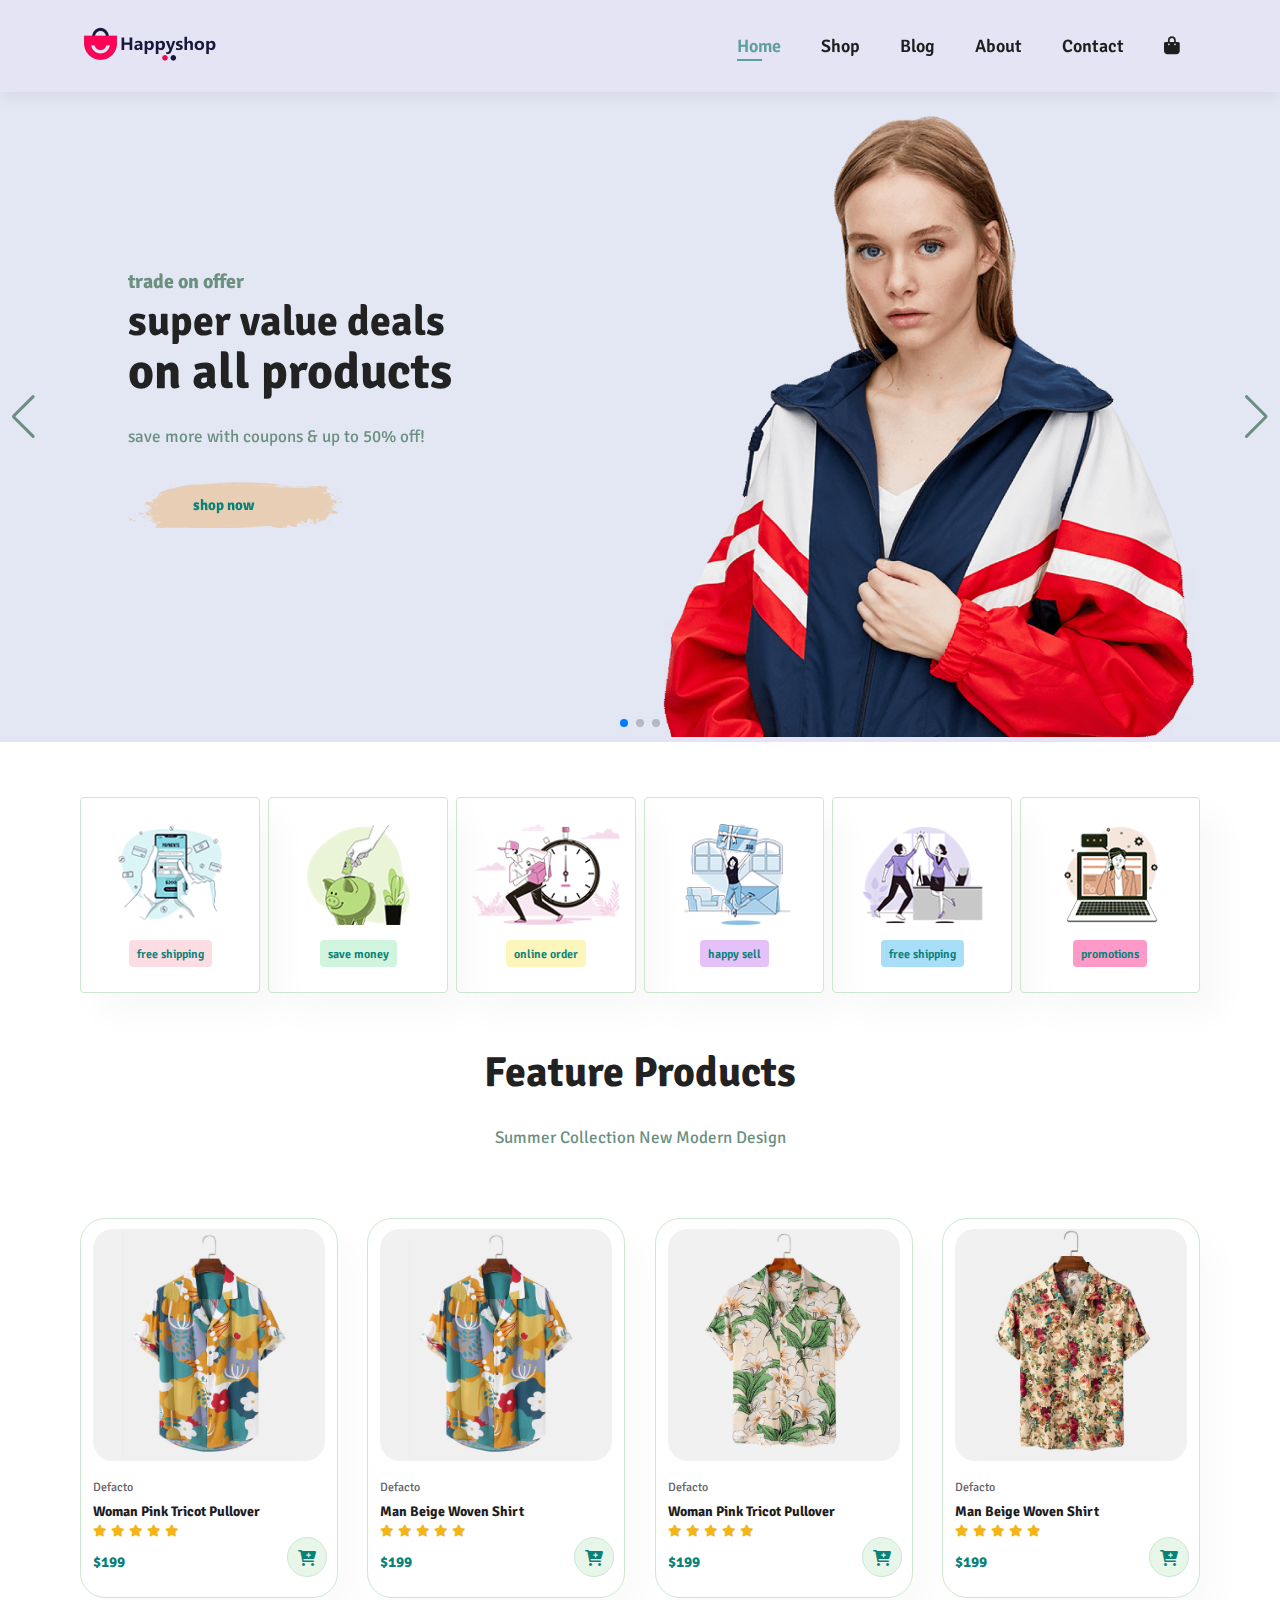
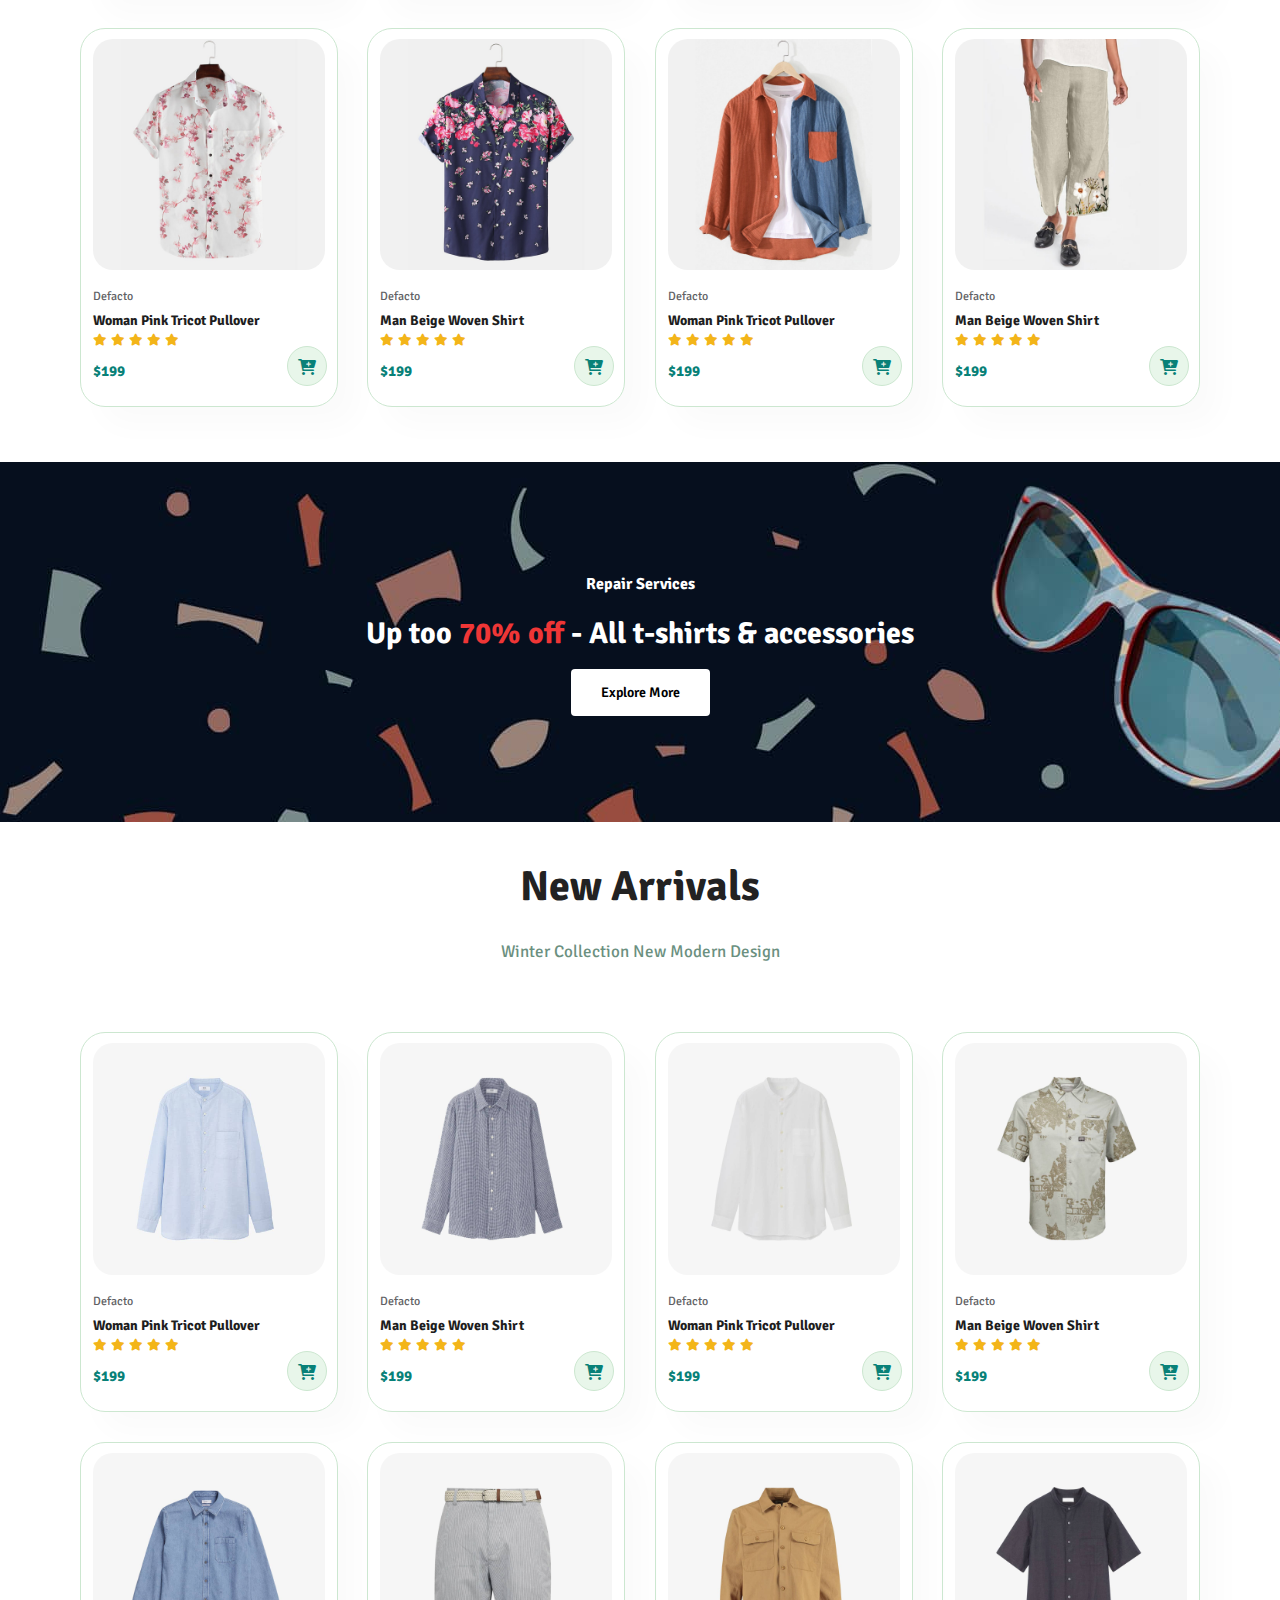
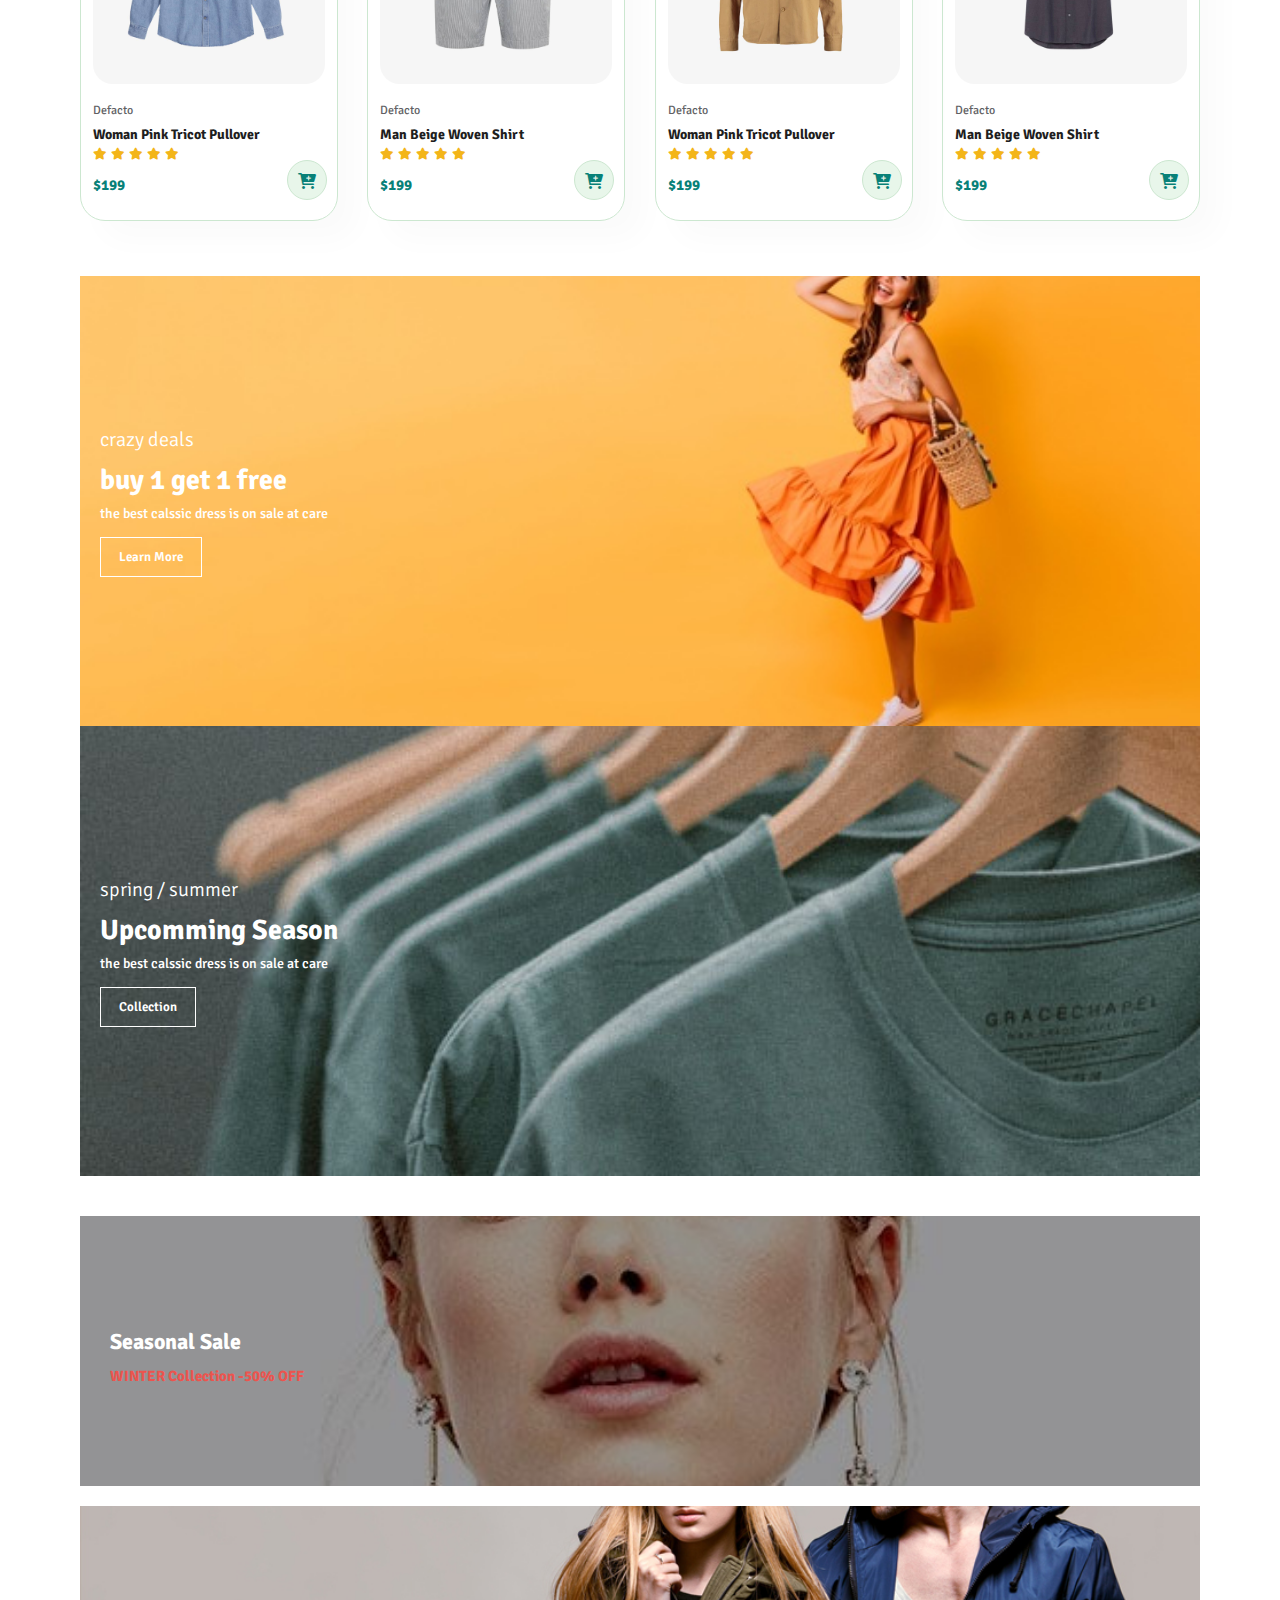
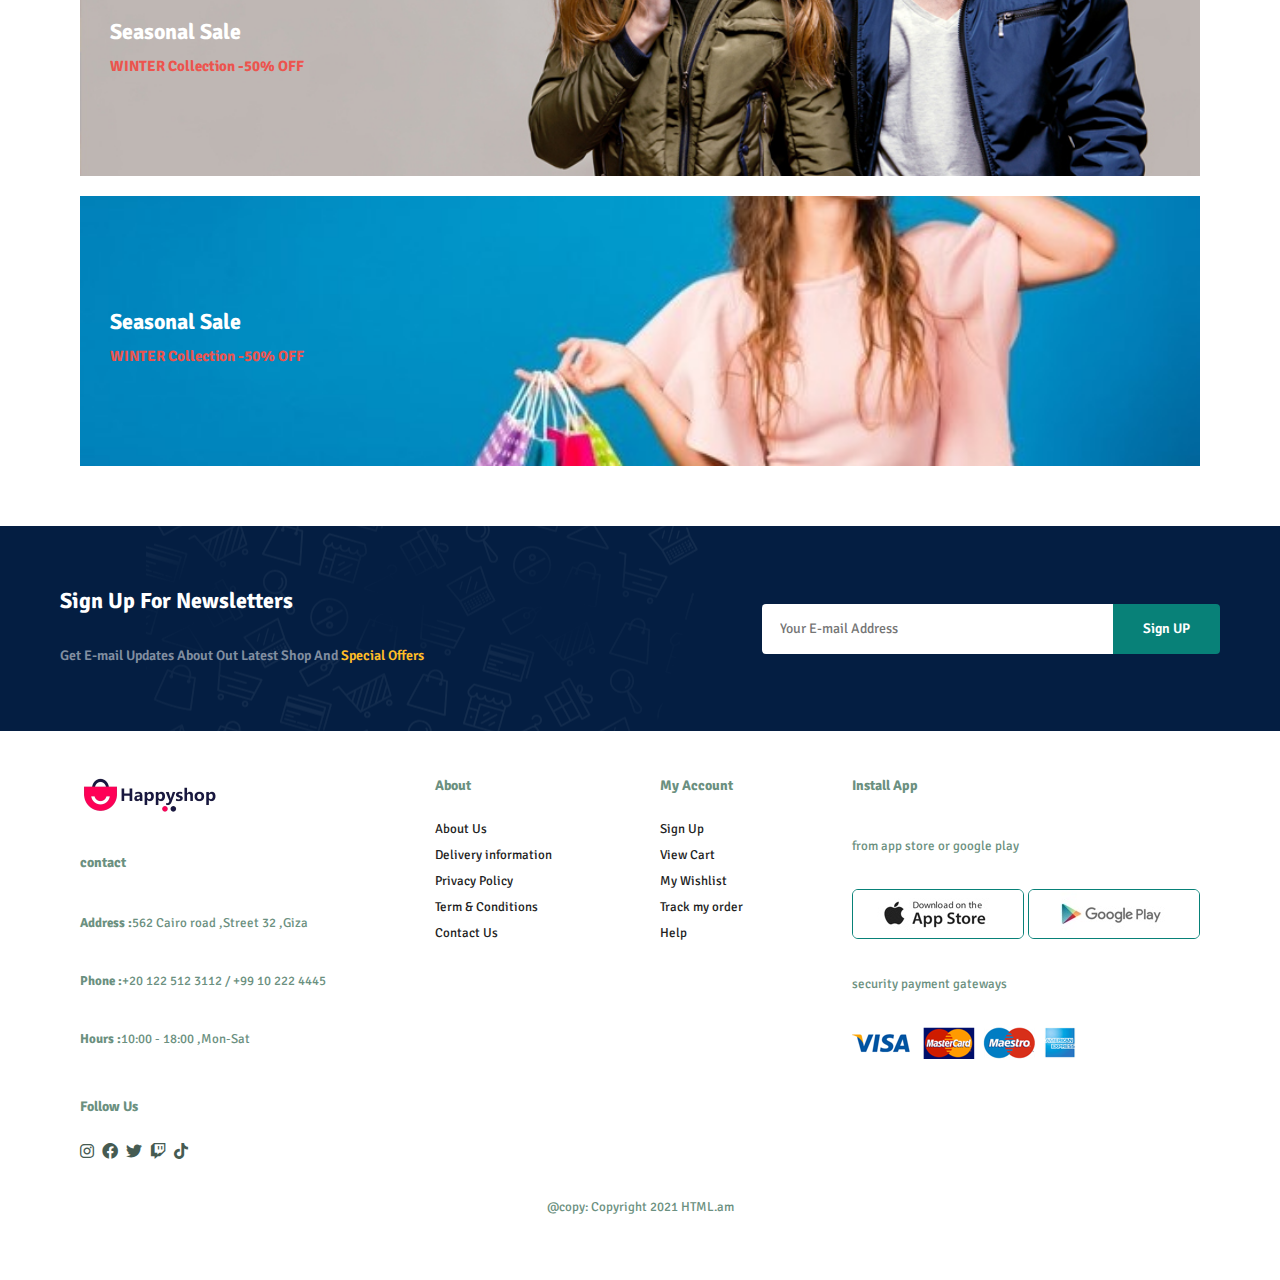
<file: index.html>
<!DOCTYPE html>
<html lang="en">
<head>
    <title>Ecommerce</title>
    <meta charset="UTF-8">
    <meta http-equiv="X-UA-Compatible" content="IE=edge">
    <meta name="viewport" content="width=device-width, initial-scale=1.0">
    <link rel="stylesheet" href="style/style.css">
    <link rel="stylesheet" href="https://cdnjs.cloudflare.com/ajax/libs/font-awesome/6.0.0/css/all.min.css" integrity="sha512-9usAa10IRO0HhonpyAIVpjrylPvoDwiPUiKdWk5t3PyolY1cOd4DSE0Ga+ri4AuTroPR5aQvXU9xC6qOPnzFeg==" crossorigin="anonymous" referrerpolicy="no-referrer" />
    <link rel="stylesheet" href="style/swiper-bundle.min.css">
    <style>
        .shop-btn{
            background-image: url('img/button.png');
            background-color: transparent;
            color: #088178;
            border: 0;
            padding: 14px 88px 14px 65px;
            background-repeat: no-repeat;
            cursor: pointer;
            font-weight: 700;
            font-size: 15px;
            }
            #banner{

             background-image: url("img/banner/b2.jpg");
            }
            #sm-banner .banner-box{

            background-image: url("img/banner/b17.jpg");

            }
            #sm-banner .banner-box-2{
                background-image: url("img/banner/b10.jpg");

            }
            #banner3 .banner-box{

                background-image: url("img/banner/b7.jpg");

            }
            #banner3 .banner-box2{

            background-image: url("img/banner/b4.jpg");

            }
            #banner3 .banner-box3{

            background-image: url("img/banner/b18.jpg");


            }
            #newsletter{
             background-image: url('img/banner/b14.png');
            }
    </style>
</head>
<body>

    <section id="header">
        <a href="#"><img src="img/logo.png" class="logo" alt=""></a>
        <div>
            <ul id="navbar">
                <li><a class="active" href="index.html">Home</a></li>
                <li><a href="shop.html">Shop</a></li>
                <li><a href="blog.html">Blog</a></li>
                <li><a href="about.html">About</a></li>
                <li><a href="contact.html">Contact</a></li>
                <li><a href="cart.html"><i class="fa-solid fa-bag-shopping"></i></a></li>
                <a href="#" id="close"> <i class="fa-solid fa-xmark"></i></a>
            </ul>
        </div>
        <div id="mobile">
            <i id="bar" class="fa-solid fa-bars"></i>
            <a  href="cart.html"><i class="fa-solid fa-bag-shopping"></i></a>
        </div>
    </section>

    <section class="slider swiper mySwiper">
        <div class="wrapper swiper-wrapper">
            <div class="slide swiper-slide">
                <img src="img/hero4.png" alt="" class="image">
                <div class="image-data">
                    <span class="text">
                        <h4>trade on offer</h4>
                        <h2>super value deals</h2>
                        <h1>on all products</h1>
                        <p>save more with coupons & up to 50% off!</p>
                        <a href="shop.html"><button class="shop-btn">shop now</button></a>
                    </span>
                </div>
            </div>
            <div class="slide swiper-slide">
                <img src="img/hero4.png" alt="" class="image">
                <div class="image-data">
                    <span class="text">
                        <h4>trade on offer</h4>
                        <h2>super value deals</h2>
                        <h1>on all products</h1>
                        <p>save more with coupons & up to 50% off!</p>
                        <a href="shop.html"><button class="shop-btn">shop now</button></a>

                    </span>
                </div>
            </div>
            <div class="slide swiper-slide">
                <img src="img/hero4.png" alt="" class="image">
                <div class="image-data">
                    <span class="text">
                        <h4>trade on offer</h4>
                        <h2>super value deals</h2>
                        <h1>on all products</h1>
                        <p>save more with coupons & up to 50% off!</p>
                        <a href="shop.html"><button class="shop-btn">shop now</button></a>

                    </span>
                </div>
            </div>
        </div>
        <div class="swiper-button-next nav-btn"></div>
        <div class="swiper-button-prev nav-btn"></div>
        <div class="swiper-pagination"></div>
    </section>

    <section id="feature" class="section-p1">
        <div class="fe-box">
            <img src="img/features/f1.png">
            <h6>free shipping</h6>
        </div>
        <div class="fe-box">
            <img src="img/features/f3.png">
            <h6>save money</h6>
        </div>
        <div class="fe-box">
            <img src="img/features/f2.png">
            <h6>online order</h6>
        </div>
        <div class="fe-box">
            <img src="img/features/f4.png">
            <h6>happy sell</h6>
        </div>
        <div class="fe-box">
            <img src="img/features/f5.png">
            <h6>free shipping</h6>
        </div>
        <div class="fe-box">
            <img src="img/features/f6.png">
            <h6>promotions</h6>
        </div>
    </section>

    <section id="product1" class="section-p1">
        <h2>Feature Products</h2>
        <p>Summer Collection New Modern Design</p>
        <div class="pro-container">
            <div class="pro" onclick="window.location.href='sproduct.html';">
                <img src="img/products/f1.jpg" alt="">
                <div class="des">
                    <span> Defacto</span>
                    <h5> Woman Pink Tricot Pullover</h5>
                    <div class="star">
                        <i class="fas fa-star"></i>
                        <i class="fas fa-star"></i>
                        <i class="fas fa-star"></i>
                        <i class="fas fa-star"></i>
                        <i class="fas fa-star"></i>
                    </div>
                    <h4>$199</h4>
                </div>
                <a href="#"><i class="fa-solid fa-cart-plus cart"></i></a>
            </div>
            <div class="pro" onclick="window.location.href='sproduct.html';">
                <img src="img/products/f1.jpg" alt="">
                <div class="des">
                    <span> Defacto</span>
                    <h5>Man Beige Woven Shirt</h5>
                    <div class="star">
                        <i class="fas fa-star"></i>
                        <i class="fas fa-star"></i>
                        <i class="fas fa-star"></i>
                        <i class="fas fa-star"></i>
                        <i class="fas fa-star"></i>
                    </div>
                    <h4>$199</h4>
                </div>
                <a href="#"><i class="fa-solid fa-cart-plus cart"></i></a>
            </div>
            <div class="pro" onclick="window.location.href='sproduct.html';">
                <img src="img/products/f2.jpg" alt="">
                <div class="des">
                    <span> Defacto</span>
                    <h5> Woman Pink Tricot Pullover</h5>
                    <div class="star">
                        <i class="fas fa-star"></i>
                        <i class="fas fa-star"></i>
                        <i class="fas fa-star"></i>
                        <i class="fas fa-star"></i>
                        <i class="fas fa-star"></i>
                    </div>
                    <h4>$199</h4>
                </div>
                <a href="#"><i class="fa-solid fa-cart-plus cart"></i></a>
            </div>
            <div class="pro" onclick="window.location.href='sproduct.html';">
                <img src="img/products/f3.jpg" alt="">
                <div class="des">
                    <span> Defacto</span>
                    <h5> Man Beige Woven Shirt</h5>
                    <div class="star">
                        <i class="fas fa-star"></i>
                        <i class="fas fa-star"></i>
                        <i class="fas fa-star"></i>
                        <i class="fas fa-star"></i>
                        <i class="fas fa-star"></i>
                    </div>
                    <h4>$199</h4>
                </div>
                <a href="#"><i class="fa-solid fa-cart-plus cart"></i></a>
            </div>
            <div class="pro" onclick="window.location.href='sproduct.html';">
                <img src="img/products/f4.jpg" alt="">
                <div class="des">
                    <span> Defacto</span>
                    <h5> Woman Pink Tricot Pullover</h5>
                    <div class="star">
                        <i class="fas fa-star"></i>
                        <i class="fas fa-star"></i>
                        <i class="fas fa-star"></i>
                        <i class="fas fa-star"></i>
                        <i class="fas fa-star"></i>
                    </div>
                    <h4>$199</h4>
                </div>
                <a href="#"><i class="fa-solid fa-cart-plus cart"></i></a>
            </div>
            <div class="pro" onclick="window.location.href='sproduct.html';">
                <img src="img/products/f5.jpg" alt="">
                <div class="des">
                    <span> Defacto</span>
                    <h5> Man Beige Woven Shirt</h5>
                    <div class="star">
                        <i class="fas fa-star"></i>
                        <i class="fas fa-star"></i>
                        <i class="fas fa-star"></i>
                        <i class="fas fa-star"></i>
                        <i class="fas fa-star"></i>
                    </div>
                    <h4>$199</h4>
                </div>
                <a href="#"><i class="fa-solid fa-cart-plus cart"></i></a>
            </div>
            <div class="pro" onclick="window.location.href='sproduct.html';">
                <img src="img/products/f6.jpg" alt="">
                <div class="des">
                    <span> Defacto</span>
                    <h5> Woman Pink Tricot Pullover</h5>
                    <div class="star">
                        <i class="fas fa-star"></i>
                        <i class="fas fa-star"></i>
                        <i class="fas fa-star"></i>
                        <i class="fas fa-star"></i>
                        <i class="fas fa-star"></i>
                    </div>
                    <h4>$199</h4>
                </div>
                <a href="#"><i class="fa-solid fa-cart-plus cart"></i></a>
            </div>
            <div class="pro" onclick="window.location.href='sproduct.html';">
                <img src="img/products/f7.jpg" alt="">
                <div class="des">
                    <span> Defacto</span>
                    <h5>Man Beige Woven Shirt</h5>
                    <div class="star">
                        <i class="fas fa-star"></i>
                        <i class="fas fa-star"></i>
                        <i class="fas fa-star"></i>
                        <i class="fas fa-star"></i>
                        <i class="fas fa-star"></i>
                    </div>
                    <h4>$199</h4>
                </div>
                <a href="#"><i class="fa-solid fa-cart-plus cart"></i></a>
            </div>

        </div>
    </section>

    <section id="banner" class="section-m1">
        <h4>Repair Services</h4>
        <h2>Up too <span>70% off</span> - All t-shirts & accessories</h2>
        <button class="normal">Explore More</button>


    </section>

    <section id="product1" class="section-p1">
        <h2>New Arrivals</h2>
        <p>Winter Collection New Modern Design</p>
        <div class="pro-container">
            <div class="pro" onclick="window.location.href='sproduct.html';">
                <img src="img/products/n1.jpg" alt="">
                <div class="des">
                    <span> Defacto</span>
                    <h5> Woman Pink Tricot Pullover</h5>
                    <div class="star">
                        <i class="fas fa-star"></i>
                        <i class="fas fa-star"></i>
                        <i class="fas fa-star"></i>
                        <i class="fas fa-star"></i>
                        <i class="fas fa-star"></i>
                    </div>
                    <h4>$199</h4>
                </div>
                <a href="#"><i class="fa-solid fa-cart-plus cart"></i></a>
            </div>
            <div class="pro" onclick="window.location.href='sproduct.html';">
                <img src="img/products/n2.jpg" alt="">
                <div class="des">
                    <span> Defacto</span>
                    <h5>Man Beige Woven Shirt</h5>
                    <div class="star">
                        <i class="fas fa-star"></i>
                        <i class="fas fa-star"></i>
                        <i class="fas fa-star"></i>
                        <i class="fas fa-star"></i>
                        <i class="fas fa-star"></i>
                    </div>
                    <h4>$199</h4>
                </div>
                <a href="#"><i class="fa-solid fa-cart-plus cart"></i></a>
            </div>
            <div class="pro" onclick="window.location.href='sproduct.html';">
                <img src="img/products/n3.jpg" alt="">
                <div class="des">
                    <span> Defacto</span>
                    <h5> Woman Pink Tricot Pullover</h5>
                    <div class="star">
                        <i class="fas fa-star"></i>
                        <i class="fas fa-star"></i>
                        <i class="fas fa-star"></i>
                        <i class="fas fa-star"></i>
                        <i class="fas fa-star"></i>
                    </div>
                    <h4>$199</h4>
                </div>
                <a href="#"><i class="fa-solid fa-cart-plus cart"></i></a>
            </div>
            <div class="pro" onclick="window.location.href='sproduct.html';">
                <img src="img/products/n4.jpg" alt="">
                <div class="des">
                    <span> Defacto</span>
                    <h5> Man Beige Woven Shirt</h5>
                    <div class="star">
                        <i class="fas fa-star"></i>
                        <i class="fas fa-star"></i>
                        <i class="fas fa-star"></i>
                        <i class="fas fa-star"></i>
                        <i class="fas fa-star"></i>
                    </div>
                    <h4>$199</h4>
                </div>
                <a href="#"><i class="fa-solid fa-cart-plus cart"></i></a>
            </div>
            <div class="pro" onclick="window.location.href='sproduct.html';">
                <img src="img/products/n5.jpg" alt="">
                <div class="des">
                    <span> Defacto</span>
                    <h5> Woman Pink Tricot Pullover</h5>
                    <div class="star">
                        <i class="fas fa-star"></i>
                        <i class="fas fa-star"></i>
                        <i class="fas fa-star"></i>
                        <i class="fas fa-star"></i>
                        <i class="fas fa-star"></i>
                    </div>
                    <h4>$199</h4>
                </div>
                <a href="#"><i class="fa-solid fa-cart-plus cart"></i></a>
            </div>
            <div class="pro" onclick="window.location.href='sproduct.html';">
                <img src="img/products/n6.jpg" alt="">
                <div class="des">
                    <span> Defacto</span>
                    <h5> Man Beige Woven Shirt</h5>
                    <div class="star">
                        <i class="fas fa-star"></i>
                        <i class="fas fa-star"></i>
                        <i class="fas fa-star"></i>
                        <i class="fas fa-star"></i>
                        <i class="fas fa-star"></i>
                    </div>
                    <h4>$199</h4>
                </div>
                <a href="#"><i class="fa-solid fa-cart-plus cart"></i></a>
            </div>
            <div class="pro" onclick="window.location.href='sproduct.html';">
                <img src="img/products/n7.jpg" alt="">
                <div class="des">
                    <span> Defacto</span>
                    <h5> Woman Pink Tricot Pullover</h5>
                    <div class="star">
                        <i class="fas fa-star"></i>
                        <i class="fas fa-star"></i>
                        <i class="fas fa-star"></i>
                        <i class="fas fa-star"></i>
                        <i class="fas fa-star"></i>
                    </div>
                    <h4>$199</h4>
                </div>
                <a href="#"><i class="fa-solid fa-cart-plus cart"></i></a>
            </div>
            <div class="pro" onclick="window.location.href='sproduct.html';">
                <img src="img/products/n8.jpg" alt="">
                <div class="des">
                    <span> Defacto</span>
                    <h5>Man Beige Woven Shirt</h5>
                    <div class="star">
                        <i class="fas fa-star"></i>
                        <i class="fas fa-star"></i>
                        <i class="fas fa-star"></i>
                        <i class="fas fa-star"></i>
                        <i class="fas fa-star"></i>
                    </div>
                    <h4>$199</h4>
                </div>
                <a href="#"><i class="fa-solid fa-cart-plus cart"></i></a>
            </div>

        </div>
    </section>

    <section id="sm-banner" class="section-p1">
        <div class="banner-box">
            <h4>crazy deals</h4>
            <h2>buy 1 get 1 free</h2>
            <span>the best calssic dress is on sale at care</span>
            <button class="white">Learn More</button>
        </div>
        <div class="banner-box banner-box-2">
            <h4>spring / summer</h4>
            <h2>Upcomming Season</h2>
            <span>the best calssic dress is on sale at care</span>
            <button class="white">Collection</button>
        </div>
    </section>
    
    <section id="banner3">
        <div class="banner-box">
            <h2>Seasonal Sale</h2>
            <h3>WINTER Collection -50% OFF</h3>
        </div>
        <div class="banner-box banner-box2">
            <h2>Seasonal Sale</h2>
            <h3>WINTER Collection -50% OFF</h3>
        </div>
        <div class="banner-box banner-box3">
            <h2>Seasonal Sale</h2>
            <h3>WINTER Collection -50% OFF</h3>
        </div>
    </section>

    <section id="newsletter" class="section-p1 section-m1">
        <div id="newstext">
            <h4>Sign Up For Newsletters</h4>
            <p>Get E-mail Updates About Out Latest Shop And <span>Special Offers</span></p>
        </div>
        <div class="form">
            <input type="text" placeholder="Your E-mail Address">
            <button class="normal"> Sign UP</button>
        </div>
    </section>

    <footer class="section-p1">
        <div class="col">
            <img class="logo" src="img/logo.png" alt="">
            <h4>contact</h4>
            <p><strong>Address :</strong>562 Cairo road ,Street 32 ,Giza</p>
            <p><strong>Phone :</strong>+20 122 512 3112 / +99 10 222 4445</p>
            <p><strong>Hours :</strong>10:00 - 18:00 ,Mon-Sat </p>
            <div class="follow">
                <h4>Follow Us</h4>
                <div class="icon">
                    <i class="fab fa-instagram"></i>
                    <i class="fab fa-facebook"></i>
                    <i class="fab fa-twitter"></i>
                    <i class="fab fa-twitch"></i>
                    <i class="fab fa-tiktok"></i>
                </div>
            </div>
        </div>
         <div class="col">
            <h4>About </h4>
            <a href="#">About Us</a>
            <a href="#">Delivery information</a>
            <a href="#">Privacy Policy</a>
            <a href="#">Term & Conditions</a>
            <a href="#">Contact Us</a>

        </div>

        <div class="col">
            <h4>My Account</h4>
            <a href="#">Sign Up</a>
            <a href="#">View Cart</a>
            <a href="#">My Wishlist</a>
            <a href="#">Track my order</a>
            <a href="#">Help</a>

        </div>

        <div class="col install">
            <h4>Install App</h4>
            <p>from app store or google play</p>
            <div class="row">
                <img src="img/pay/app.jpg">
                <img src="img/pay/play.jpg">
            </div>
            <p>security payment gateways</p>
            <img src="img/pay/pay.png">

        </div>

        <div class="copyright">
            <p>@copy: Copyright 2021 HTML.am</p>
        </div>
    </footer>




    <script src="js/swiper-bundle.min.js"></script>
    <script src="js/script.js"></script>
</body>
</html>
</file>
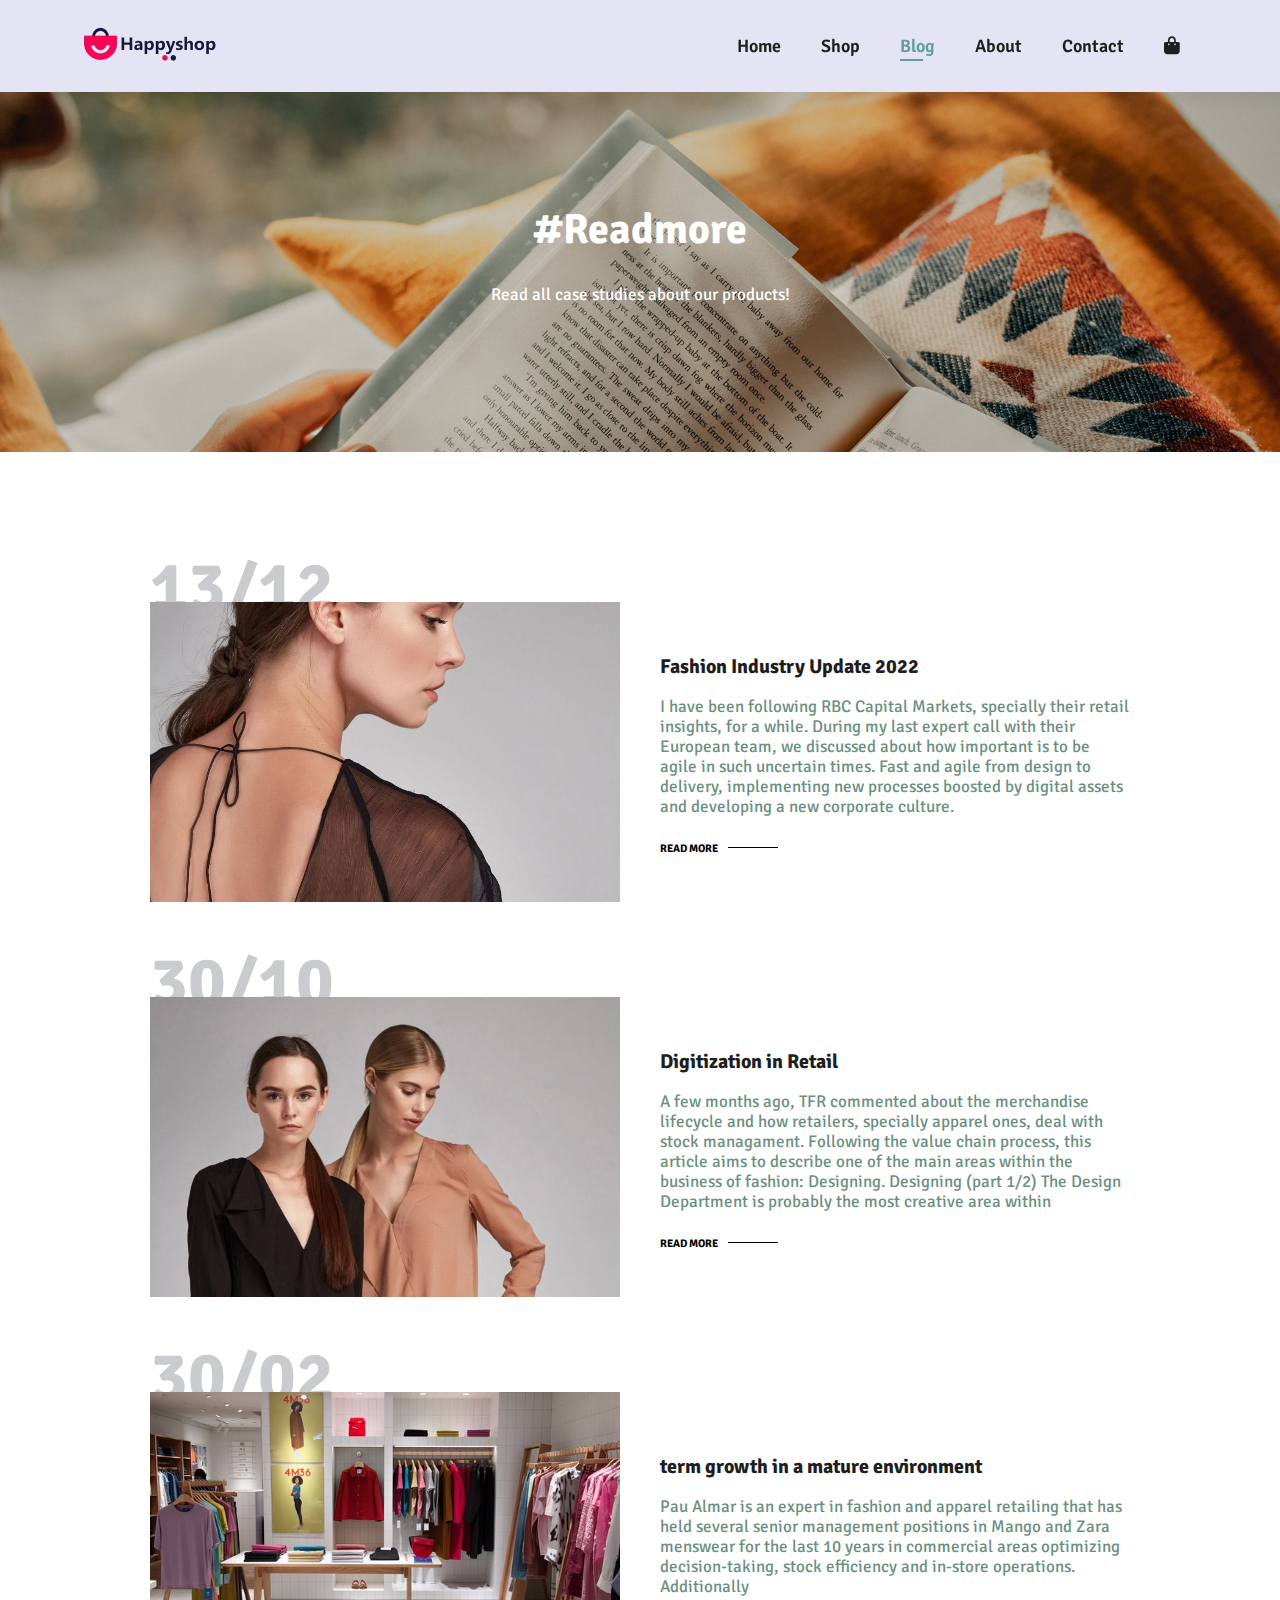
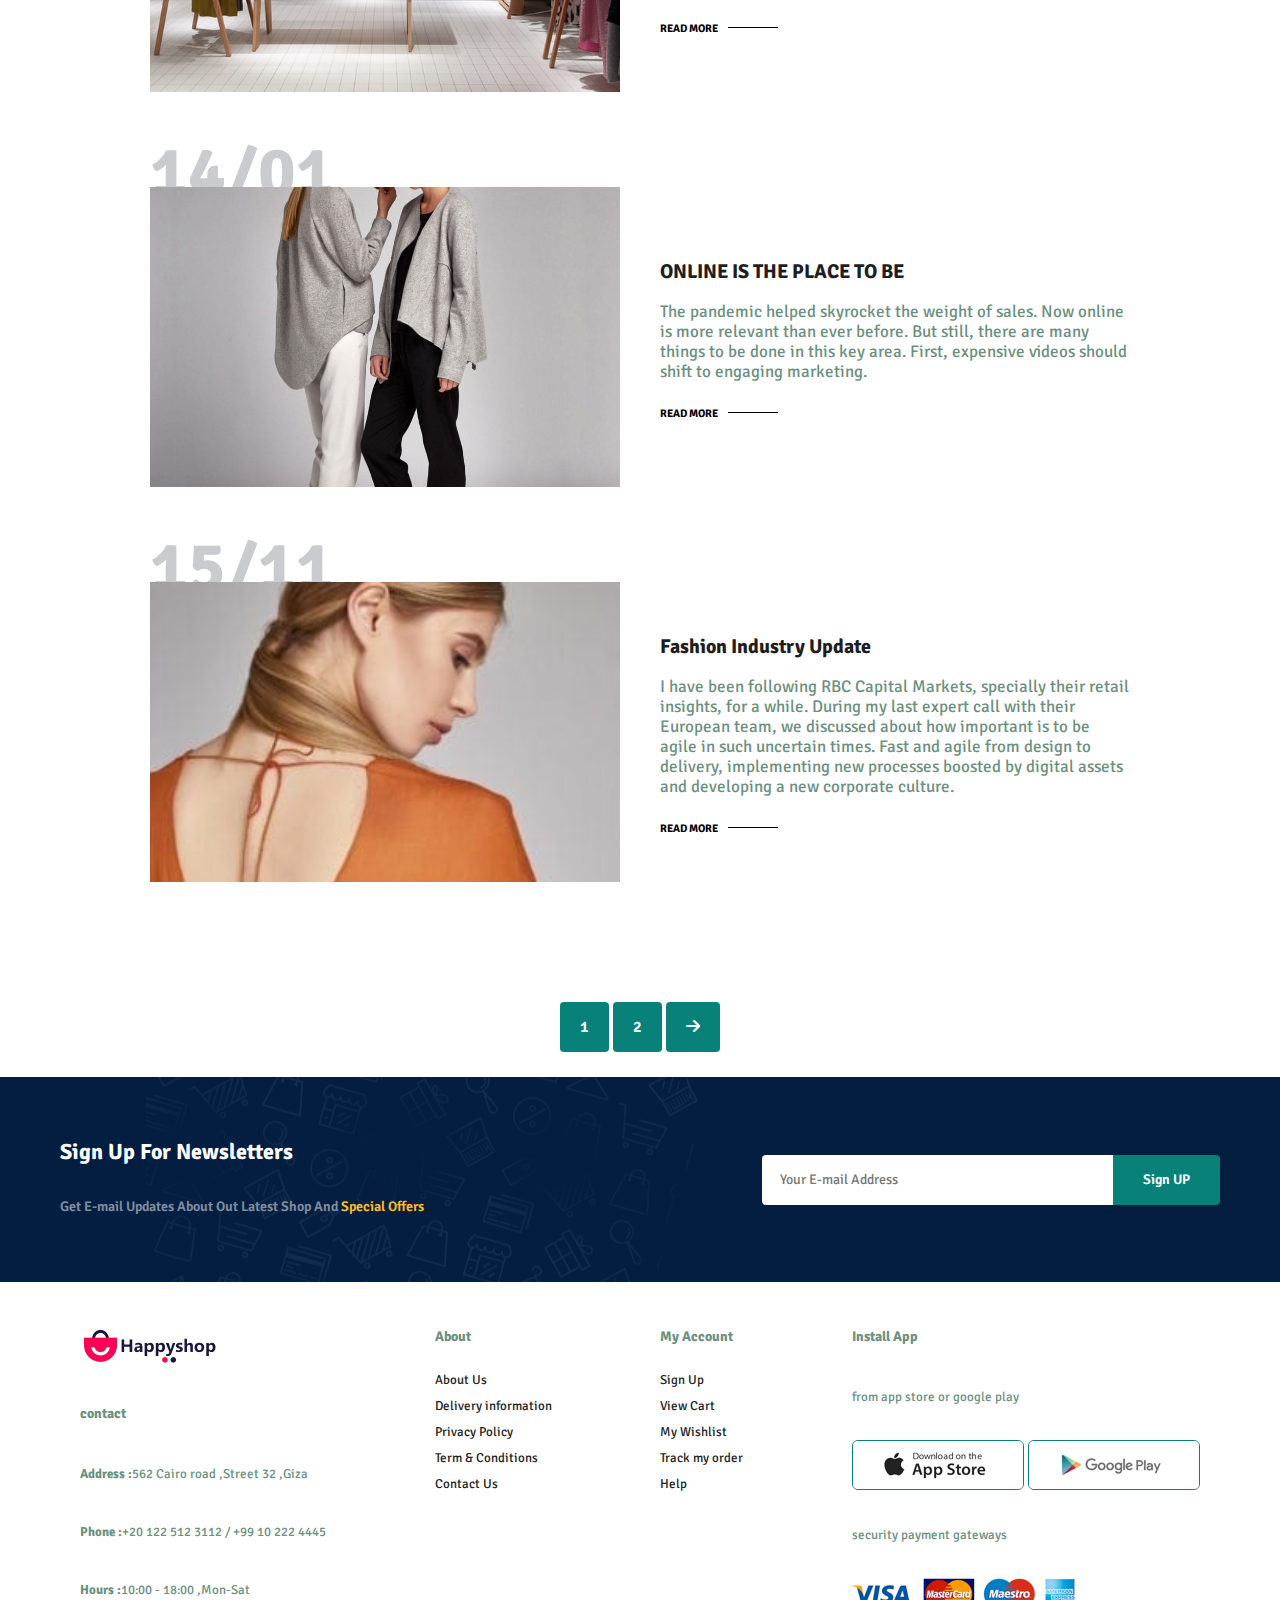
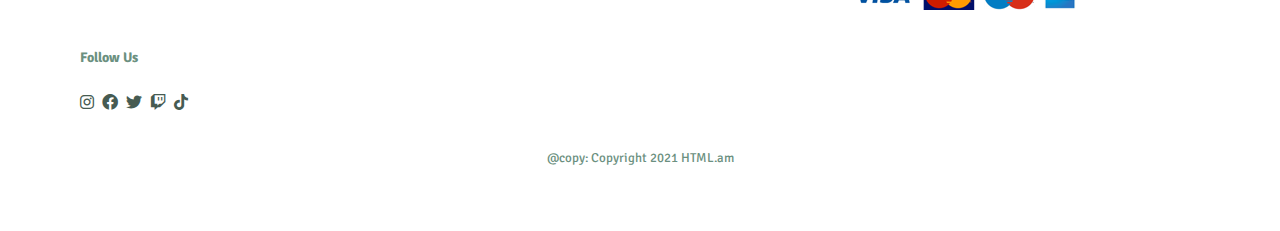
<file: blog.html>
<!DOCTYPE html>
<html lang="en">
<head>
    <title>Ecommerce</title>
    <meta charset="UTF-8">
    <meta http-equiv="X-UA-Compatible" content="IE=edge">
    <meta name="viewport" content="width=device-width, initial-scale=1.0">
    <link rel="stylesheet" href="style/style.css">
    <link rel="stylesheet" href="https://cdnjs.cloudflare.com/ajax/libs/font-awesome/6.0.0/css/all.min.css" integrity="sha512-9usAa10IRO0HhonpyAIVpjrylPvoDwiPUiKdWk5t3PyolY1cOd4DSE0Ga+ri4AuTroPR5aQvXU9xC6qOPnzFeg==" crossorigin="anonymous" referrerpolicy="no-referrer" />
    <link rel="stylesheet" href="style/swiper-bundle.min.css">
    <style>
        .shop-btn{
            background-image: url('img/button.png');
            background-color: transparent;
            color: #088178;
            border: 0;
            padding: 14px 88px 14px 65px;
            background-repeat: no-repeat;
            cursor: pointer;
            font-weight: 700;
            font-size: 15px;
            }
            #banner{

             background-image: url("img/banner/b2.jpg");
            }
            #sm-banner .banner-box{

            background-image: url("img/banner/b17.jpg");

            }
            #sm-banner .banner-box-2{
                background-image: url("img/banner/b10.jpg");

            }
            #banner3 .banner-box{

                background-image: url("img/banner/b7.jpg");

            }
            #banner3 .banner-box2{

            background-image: url("img/banner/b4.jpg");

            }
            #banner3 .banner-box3{

            background-image: url("img/banner/b18.jpg");


            }
            #newsletter{
             background-image: url('img/banner/b14.png');
            }
            /* blog-page */
            
            #page-header.blog-header{
                background-image: url('img/banner/b19.jpg');
            }

    </style>
</head>
<body>

    <section id="header">
        <a href="#"><img src="img/logo.png" class="logo" alt=""></a>
        <div>
            <ul id="navbar">
                <li><a href="index.html">Home</a></li>
                <li><a href="shop.html">Shop</a></li>
                <li><a  class="active" href="blog.html">Blog</a></li>
                <li><a href="about.html">About</a></li>
                <li><a href="contact.html">Contact</a></li>
                <li><a href="cart.html"><i class="fa-solid fa-bag-shopping"></i></a></li>
                <a href="#" id="close"> <i class="fa-solid fa-xmark"></i></a>
            </ul>
        </div>
        <div id="mobile">
            <i id="bar" class="fa-solid fa-bars"></i>
            <i class="fa-solid fa-bag-shopping"></i>
        </div>
    </section>

    <section id="page-header" class="blog-header">             
            <h2>#Readmore</h2>
            <p>Read all case studies about our products!</p>
    </section>


    <section id="blog">
        <div class="blog-box">
            <div class="blog-image">
                <img src="img/blog/b1.jpg" alt="">
            </div>
            <div class="blog-details">
                <h4>Fashion Industry Update 2022</h4>
                <p>I have been following RBC Capital Markets, specially their retail insights, for a while. During my last expert call with their European team, we discussed about how important is to be agile in such uncertain times. Fast and agile from design to delivery, implementing new processes boosted by digital assets and developing a new corporate culture. </p>
                <a href="#">READ MORE</a>
            </div>
            <h1>13/12</h1>
        </div>
        <div class="blog-box">
            <div class="blog-image">
                <img src="img/blog/b2.jpg" alt="">
            </div>
            <div class="blog-details">
                <h4>Digitization in Retail</h4>
                <p>A few months ago, TFR commented about the merchandise lifecycle and how retailers, specially apparel ones, deal with stock managament. Following the value chain process, this article aims to describe one of the main areas within the business of fashion: Designing. Designing (part 1/2) The Design Department is probably the most creative area within </p>
                <a href="#">READ MORE</a>
            </div>
            <h1>30/10</h1>
        </div>
        <div class="blog-box">
            <div class="blog-image">
                <img src="img/blog/b3.jpg" alt="">
            </div>
            <div class="blog-details">
                <h4>term growth in a mature environment</h4>
                <p>Pau Almar is an expert in fashion and apparel retailing that has held several senior management positions in Mango and Zara menswear for the last 10 years in commercial areas optimizing decision-taking, stock efficiency and in-store operations. Additionally</p>
                <a href="#">READ MORE</a>
            </div>
            <h1>30/02</h1>
        </div>
        <div class="blog-box">
            <div class="blog-image">
                <img src="img/blog/b4.jpg" alt="">
            </div>
            <div class="blog-details">
                <h4>ONLINE IS THE PLACE TO BE</h4>
                <p>The pandemic helped skyrocket the weight of sales. Now online is more relevant than ever before. But still, there are many things to be done in this key area. First, expensive videos should shift to engaging marketing.</p>
                <a href="#">READ MORE</a>
            </div>
            <h1>14/01</h1>
        </div>
        <div class="blog-box">
            <div class="blog-image">
                <img src="img/blog/b7.jpg" alt="">
            </div>
            <div class="blog-details">
                <h4>Fashion Industry Update</h4>
                <p>I have been following RBC Capital Markets, specially their retail insights, for a while. During my last expert call with their European team, we discussed about how important is to be agile in such uncertain times. Fast and agile from design to delivery, implementing new processes boosted by digital assets and developing a new corporate culture. </p>
                <a href="#">READ MORE</a>
            </div>
            <h1>15/11</h1>
        </div>
    </section>


    <section id="pagination" class="section-p1">
        <a href="#">1</a>
        <a href="#">2</a>
        <a href="#"><i class="fa-solid fa-arrow-right"></i></a>

    </section>

    <section id="newsletter" class="section-p1 section-m1">
        <div id="newstext">
            <h4>Sign Up For Newsletters</h4>
            <p>Get E-mail Updates About Out Latest Shop And <span>Special Offers</span></p>
        </div>
        <div class="form">
            <input type="text" placeholder="Your E-mail Address">
            <button class="normal"> Sign UP</button>
        </div>
    </section>

    <footer class="section-p1">
        <div class="col">
            <img class="logo" src="img/logo.png" alt="">
            <h4>contact</h4>
            <p><strong>Address :</strong>562 Cairo road ,Street 32 ,Giza</p>
            <p><strong>Phone :</strong>+20 122 512 3112 / +99 10 222 4445</p>
            <p><strong>Hours :</strong>10:00 - 18:00 ,Mon-Sat </p>
            <div class="follow">
                <h4>Follow Us</h4>
                <div class="icon">
                    <i class="fab fa-instagram"></i>
                    <i class="fab fa-facebook"></i>
                    <i class="fab fa-twitter"></i>
                    <i class="fab fa-twitch"></i>
                    <i class="fab fa-tiktok"></i>
                </div>
            </div>
        </div>
         <div class="col">
            <h4>About </h4>
            <a href="#">About Us</a>
            <a href="#">Delivery information</a>
            <a href="#">Privacy Policy</a>
            <a href="#">Term & Conditions</a>
            <a href="#">Contact Us</a>

        </div>

        <div class="col">
            <h4>My Account</h4>
            <a href="#">Sign Up</a>
            <a href="#">View Cart</a>
            <a href="#">My Wishlist</a>
            <a href="#">Track my order</a>
            <a href="#">Help</a>

        </div>

        <div class="col install">
            <h4>Install App</h4>
            <p>from app store or google play</p>
            <div class="row">
                <img src="img/pay/app.jpg">
                <img src="img/pay/play.jpg">
            </div>
            <p>security payment gateways</p>
            <img src="img/pay/pay.png">

        </div>

        <div class="copyright">
            <p>@copy: Copyright 2021 HTML.am</p>
        </div>
    </footer>




    <script src="js/swiper-bundle.min.js"></script>
    <script src="js/script.js"></script>
</body>
</html>
</file>
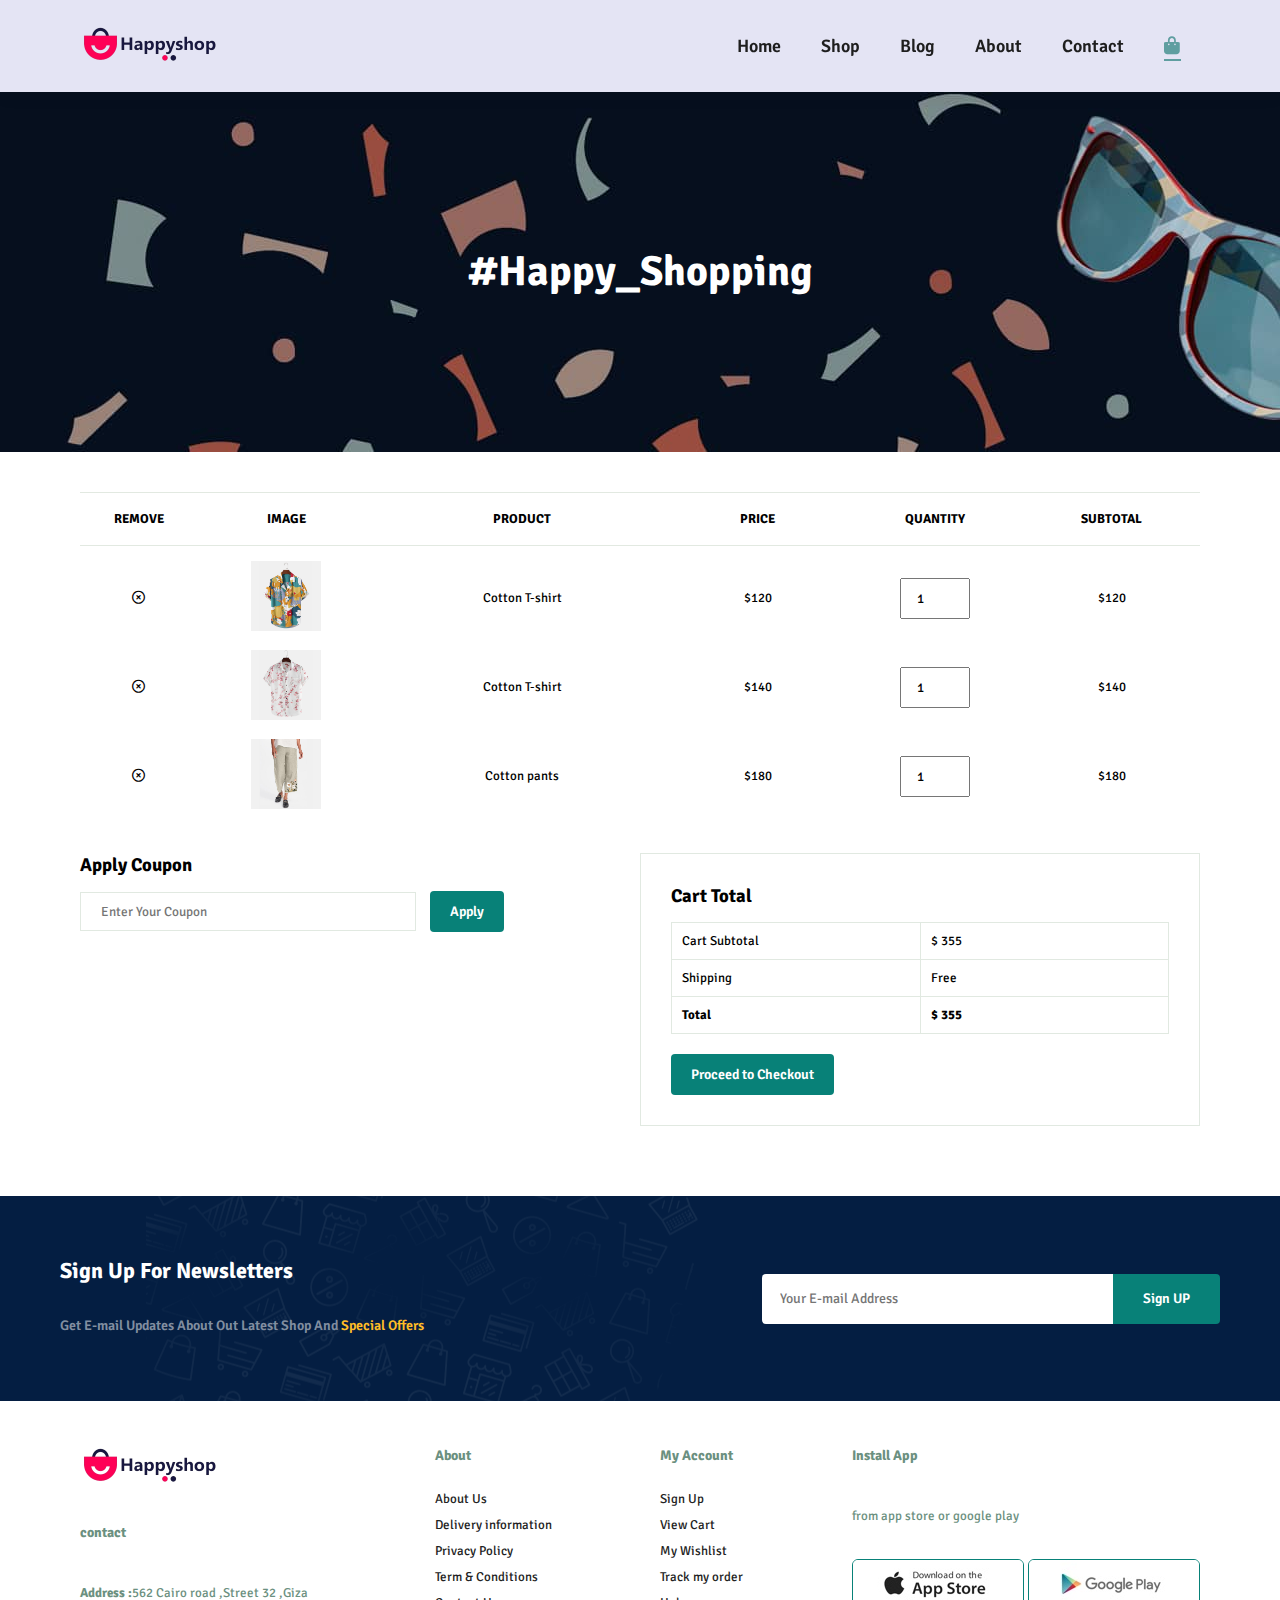
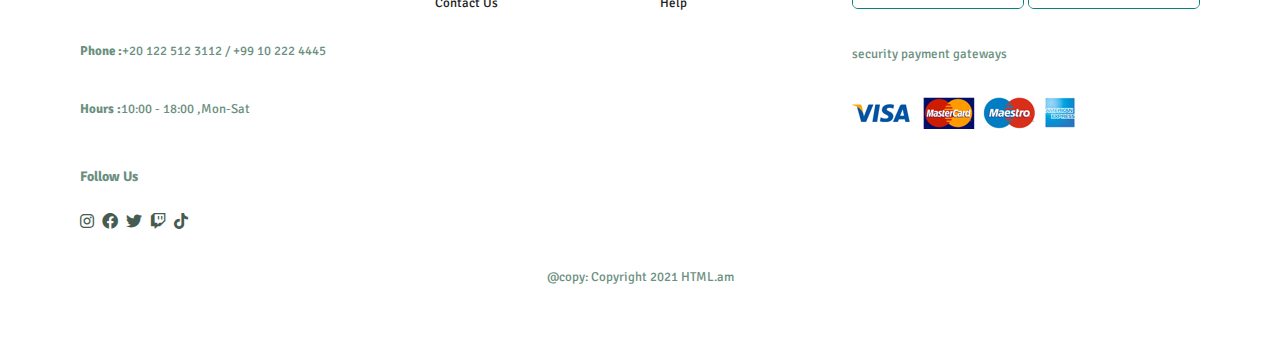
<file: cart.html>
<!DOCTYPE html>
<html lang="en">
<head>
    <title>Ecommerce</title>
    <meta charset="UTF-8">
    <meta http-equiv="X-UA-Compatible" content="IE=edge">
    <meta name="viewport" content="width=device-width, initial-scale=1.0">
    <link rel="stylesheet" href="style/style.css">
    <link rel="stylesheet" href="https://cdnjs.cloudflare.com/ajax/libs/font-awesome/6.0.0/css/all.min.css" integrity="sha512-9usAa10IRO0HhonpyAIVpjrylPvoDwiPUiKdWk5t3PyolY1cOd4DSE0Ga+ri4AuTroPR5aQvXU9xC6qOPnzFeg==" crossorigin="anonymous" referrerpolicy="no-referrer" />
    <link rel="stylesheet" href="style/swiper-bundle.min.css">
    <style>
        .shop-btn{
            background-image: url('img/button.png');
            background-color: transparent;
            color: #088178;
            border: 0;
            padding: 14px 88px 14px 65px;
            background-repeat: no-repeat;
            cursor: pointer;
            font-weight: 700;
            font-size: 15px;
            }
            #banner{

             background-image: url("img/banner/b2.jpg");
            }
            #sm-banner .banner-box{

            background-image: url("img/banner/b17.jpg");

            }
            #sm-banner .banner-box-2{
                background-image: url("img/banner/b10.jpg");

            }
            #banner3 .banner-box{

                background-image: url("img/banner/b7.jpg");

            }
            #banner3 .banner-box2{

            background-image: url("img/banner/b4.jpg");

            }
            #banner3 .banner-box3{

            background-image: url("img/banner/b18.jpg");


            }
            #newsletter{
             background-image: url('img/banner/b14.png');
            }
            /* blog-page */
            
            #page-header.about-header{
                background-image: url('img/banner/b2.jpg');
            }

    </style>
</head>
<body>

    <section id="header">
        <a href="#"><img src="img/logo.png" class="logo" alt=""></a>
        <div>
            <ul id="navbar">
                <li><a href="index.html">Home</a></li>
                <li><a href="shop.html">Shop</a></li>
                <li><a  href="blog.html">Blog</a></li>
                <li><a href="about.html">About</a></li>
                <li><a  href="contact.html">Contact</a></li>
                <li><a  class="active" href="cart.html"><i class="fa-solid fa-bag-shopping"></i></a></li>
                <a href="#" id="close"> <i class="fa-solid fa-xmark"></i></a>
            </ul>
        </div>
        <div id="mobile">
            <i id="bar" class="fa-solid fa-bars"></i>
            <i class="fa-solid fa-bag-shopping"></i>
        </div>
    </section>

    <section id="page-header" class="about-header">             
            <h2>#Happy_Shopping</h2>
    </section>

    <section id="cart" class="section-p1 ">

        <table width="100%">
            <thead>
                <tr>
                    <td>Remove</td>
                    <td>Image</td>
                    <td>Product</td>
                    <td>Price</td>
                    <td>Quantity</td>
                    <td>Subtotal</td>
                </tr>
            </thead>
            <tbody>
                <tr>
                    <td><a href="#"><i class="fa-regular fa-circle-xmark"></i></a></td>
                    <td><img src="img/products/f1.jpg" alt=""></td>
                    <td>Cotton T-shirt</td>
                    <td>$120</td>
                    <td><input type="number" value="1"></td>
                    <td>$120</td>
                </tr>
                <tr>
                    <td><a href="#"><i class="fa-regular fa-circle-xmark"></i></a></td>
                    <td><img src="img/products/f4.jpg" alt=""></td>
                    <td>Cotton T-shirt</td>
                    <td>$140</td>
                    <td><input type="number" value="1"></td>
                    <td>$140</td>
                </tr>
                <tr>
                    <td><a href="#"><i class="fa-regular fa-circle-xmark"></i></a></td>
                    <td><img src="img/products/f7.jpg" alt=""></td>
                    <td>Cotton pants</td>
                    <td>$180</td>
                    <td><input type="number" value="1"></td>
                    <td>$180</td>
                </tr>
            </tbody>
        </table>


    </section>

    <section id="cart-add" class="section-p1">
        <div id="coupon">
            <h3>Apply Coupon</h3>
            <div>
                <input type="text" placeholder="Enter Your Coupon">
                <button class="normal">Apply</button>
            </div>
        </div>
        <div id="subtotal">
            <h3>Cart Total</h3>
            <table>
                <tr>
                    <td>Cart Subtotal</td>
                    <td>$ 355</td>

                </tr>
                <tr>
                    <td>Shipping</td>
                    <td>Free</td>
                </tr>
                <tr>
                    <td><strong>Total</strong></td>
                    <td><strong>$ 355</strong></td>
                </tr>
            </table>
            <button class="normal">Proceed to Checkout</button>
        </div>
    </section>


    <section id="newsletter" class="section-p1 section-m1">
        <div id="newstext">
            <h4>Sign Up For Newsletters</h4>
            <p>Get E-mail Updates About Out Latest Shop And <span>Special Offers</span></p>
        </div>
        <div class="form">
            <input type="text" placeholder="Your E-mail Address">
            <button class="normal"> Sign UP</button>
        </div>
    </section>

    <footer class="section-p1">
        <div class="col">
            <img class="logo" src="img/logo.png" alt="">
            <h4>contact</h4>
            <p><strong>Address :</strong>562 Cairo road ,Street 32 ,Giza</p>
            <p><strong>Phone :</strong>+20 122 512 3112 / +99 10 222 4445</p>
            <p><strong>Hours :</strong>10:00 - 18:00 ,Mon-Sat </p>
            <div class="follow">
                <h4>Follow Us</h4>
                <div class="icon">
                    <i class="fab fa-instagram"></i>
                    <i class="fab fa-facebook"></i>
                    <i class="fab fa-twitter"></i>
                    <i class="fab fa-twitch"></i>
                    <i class="fab fa-tiktok"></i>
                </div>
            </div>
        </div>
         <div class="col">
            <h4>About </h4>
            <a href="#">About Us</a>
            <a href="#">Delivery information</a>
            <a href="#">Privacy Policy</a>
            <a href="#">Term & Conditions</a>
            <a href="#">Contact Us</a>

        </div>

        <div class="col">
            <h4>My Account</h4>
            <a href="#">Sign Up</a>
            <a href="#">View Cart</a>
            <a href="#">My Wishlist</a>
            <a href="#">Track my order</a>
            <a href="#">Help</a>

        </div>

        <div class="col install">
            <h4>Install App</h4>
            <p>from app store or google play</p>
            <div class="row">
                <img src="img/pay/app.jpg">
                <img src="img/pay/play.jpg">
            </div>
            <p>security payment gateways</p>
            <img src="img/pay/pay.png">

        </div>

        <div class="copyright">
            <p>@copy: Copyright 2021 HTML.am</p>
        </div>
    </footer>



    <script src="js/swiper-bundle.min.js"></script>
    <script src="js/script.js"></script>
</body>
</html>
</file>
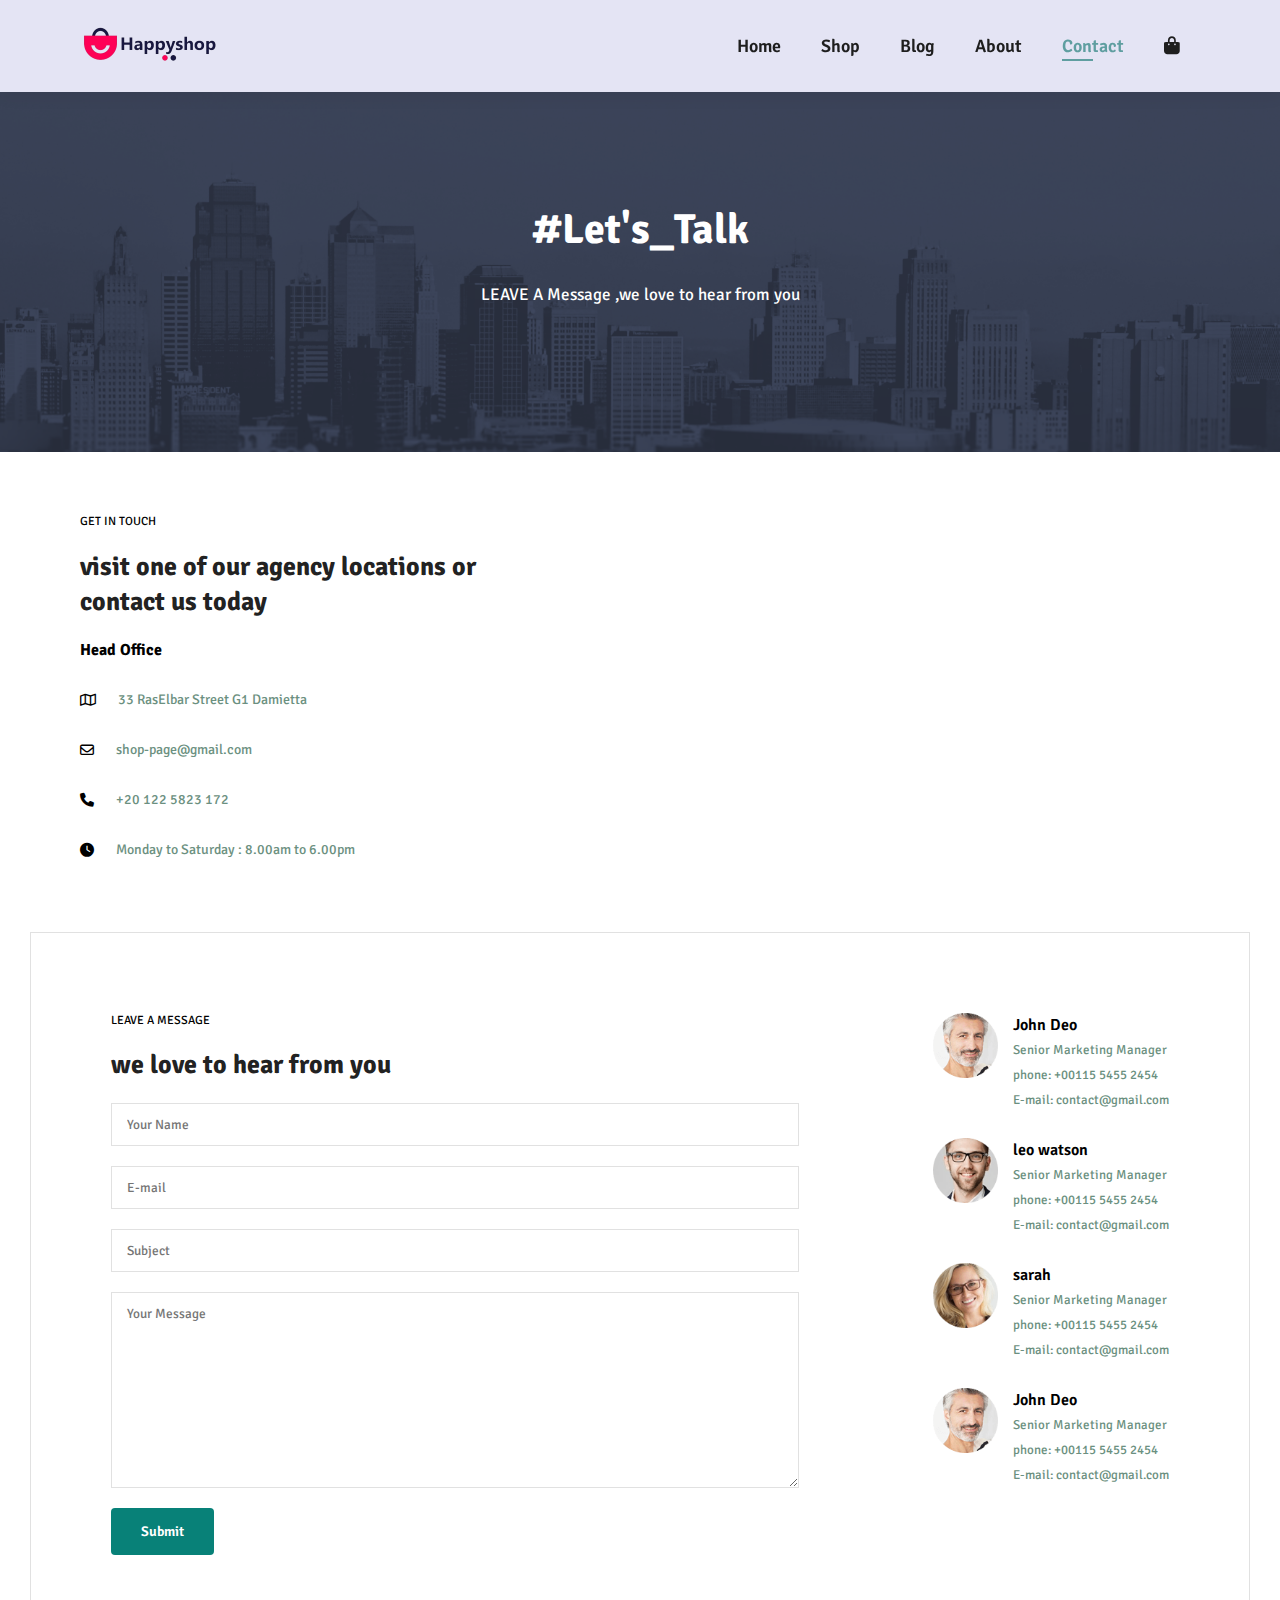
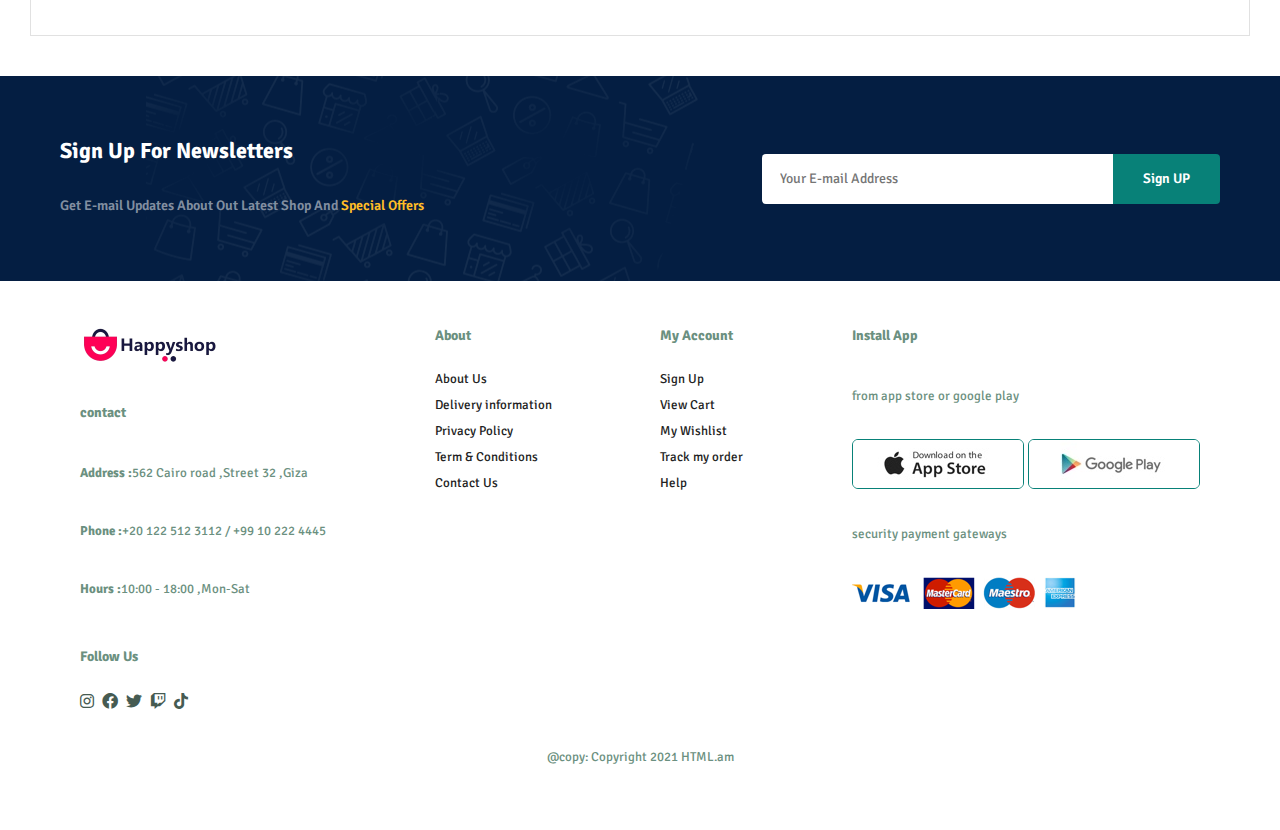
<file: contact.html>
<!DOCTYPE html>
<html lang="en">
<head>
    <title>Ecommerce</title>
    <meta charset="UTF-8">
    <meta http-equiv="X-UA-Compatible" content="IE=edge">
    <meta name="viewport" content="width=device-width, initial-scale=1.0">
    <link rel="stylesheet" href="style/style.css">
    <link rel="stylesheet" href="https://cdnjs.cloudflare.com/ajax/libs/font-awesome/6.0.0/css/all.min.css" integrity="sha512-9usAa10IRO0HhonpyAIVpjrylPvoDwiPUiKdWk5t3PyolY1cOd4DSE0Ga+ri4AuTroPR5aQvXU9xC6qOPnzFeg==" crossorigin="anonymous" referrerpolicy="no-referrer" />
    <link rel="stylesheet" href="style/swiper-bundle.min.css">
    <style>
        .shop-btn{
            background-image: url('img/button.png');
            background-color: transparent;
            color: #088178;
            border: 0;
            padding: 14px 88px 14px 65px;
            background-repeat: no-repeat;
            cursor: pointer;
            font-weight: 700;
            font-size: 15px;
            }
            #banner{

             background-image: url("img/banner/b2.jpg");
            }
            #sm-banner .banner-box{

            background-image: url("img/banner/b17.jpg");

            }
            #sm-banner .banner-box-2{
                background-image: url("img/banner/b10.jpg");

            }
            #banner3 .banner-box{

                background-image: url("img/banner/b7.jpg");

            }
            #banner3 .banner-box2{

            background-image: url("img/banner/b4.jpg");

            }
            #banner3 .banner-box3{

            background-image: url("img/banner/b18.jpg");


            }
            #newsletter{
             background-image: url('img/banner/b14.png');
            }
            /* blog-page */
            
            #page-header.about-header{
                background-image: url('img/about/banner.png');
            }

    </style>
</head>
<body>

    <section id="header">
        <a href="#"><img src="img/logo.png" class="logo" alt=""></a>
        <div>
            <ul id="navbar">
                <li><a href="index.html">Home</a></li>
                <li><a href="shop.html">Shop</a></li>
                <li><a  href="blog.html">Blog</a></li>
                <li><a href="about.html">About</a></li>
                <li><a  class="active" href="contact.html">Contact</a></li>
                <li><a href="cart.html"><i class="fa-solid fa-bag-shopping"></i></a></li>
                <a href="#" id="close"> <i class="fa-solid fa-xmark"></i></a>
            </ul>
        </div>
        <div id="mobile">
            <i id="bar" class="fa-solid fa-bars"></i>
            <i class="fa-solid fa-bag-shopping"></i>
        </div>
    </section>

    <section id="page-header" class="about-header">             
            <h2>#Let's_Talk</h2>
            <p>LEAVE A Message ,we love to hear from you</p>
    </section>

    <section id="contact-details" class="section-p1">
        <div class="details">
            <span>GET IN TOUCH</span>
            <h2>visit one of our agency locations or contact us today</h2>
            <h3>Head Office</h3>
            <div>
                <li>
                    <i class="fa-regular fa-map"></i>
                    <p>33 RasElbar Street G1 Damietta</p>
                </li>
                <li>
                    <i class="fa-regular fa-envelope"></i>
                    <p>shop-page@gmail.com</p>
                </li>
                <li>
                    <i class="fa-solid fa-phone"></i>
                    <p>+20 122 5823 172</p>
                </li>
                <li>
                    <i class="fa-solid fa-clock"></i>
                    <p>Monday to Saturday : 8.00am to 6.00pm</p>
                </li>
            </div>
        </div>
        <div class="map">
            <iframe src="https://www.google.com/maps/embed?pb=!1m18!1m12!1m3!1d882468.8883318513!2d31.160971936302104!3d30.23296710955187!2m3!1f0!2f0!3f0!3m2!1i1024!2i768!4f13.1!3m3!1m2!1s0x14583fa60b21beeb%3A0x79dfb296e8423bba!2sCairo%2C%20Cairo%20Governorate!5e0!3m2!1sen!2seg!4v1670306388410!5m2!1sen!2seg" width="600" height="450" style="border:0;" allowfullscreen="" loading="lazy" referrerpolicy="no-referrer-when-downgrade"></iframe>
        </div>
    </section>

    <section id="form-details">
        <form action="">
            <span>LEAVE A MESSAGE</span>
            <h2>we love to hear from you</h2>
            <input type="text" placeholder="Your Name">
            <input type="text" placeholder="E-mail" id="email">
            <input type="text" placeholder="Subject" id="subject">
            <textarea name="" id="text" cols="30" rows="10" placeholder="Your Message"></textarea>
            <button class="normal" >Submit</button>
        </form>
        <div  class="people">
            <div >
                <img src="img/people/1.png" alt="">
                <p><span>John Deo</span> Senior Marketing Manager <br> phone: +00115 5455 2454<br>E-mail: contact@gmail.com</p>
            </div>
            <div >
                <img src="img/people/2.png" alt="">
                <p><span>leo watson</span> Senior Marketing Manager <br>phone: +00115 5455 2454<br>E-mail: contact@gmail.com</p>
            </div>
            <div >
                <img src="img/people/3.png" alt="">
                <p><span>sarah</span> Senior Marketing Manager <br> phone: +00115 5455 2454<br>E-mail: contact@gmail.com</p>
            </div>
            <div >
                <img src="img/people/1.png" alt="">
                <p><span>John Deo</span> Senior Marketing Manager <br> phone: +00115 5455 2454<br>E-mail: contact@gmail.com</p>
            </div>
        </div>
    </section>

    <section id="newsletter" class="section-p1 section-m1">
        <div id="newstext">
            <h4>Sign Up For Newsletters</h4>
            <p>Get E-mail Updates About Out Latest Shop And <span>Special Offers</span></p>
        </div>
        <div class="form">
            <input type="text" placeholder="Your E-mail Address">
            <button class="normal"> Sign UP</button>
        </div>
    </section>

    <footer class="section-p1">
        <div class="col">
            <img class="logo" src="img/logo.png" alt="">
            <h4>contact</h4>
            <p><strong>Address :</strong>562 Cairo road ,Street 32 ,Giza</p>
            <p><strong>Phone :</strong>+20 122 512 3112 / +99 10 222 4445</p>
            <p><strong>Hours :</strong>10:00 - 18:00 ,Mon-Sat </p>
            <div class="follow">
                <h4>Follow Us</h4>
                <div class="icon">
                    <i class="fab fa-instagram"></i>
                    <i class="fab fa-facebook"></i>
                    <i class="fab fa-twitter"></i>
                    <i class="fab fa-twitch"></i>
                    <i class="fab fa-tiktok"></i>
                </div>
            </div>
        </div>
         <div class="col">
            <h4>About </h4>
            <a href="#">About Us</a>
            <a href="#">Delivery information</a>
            <a href="#">Privacy Policy</a>
            <a href="#">Term & Conditions</a>
            <a href="#">Contact Us</a>

        </div>

        <div class="col">
            <h4>My Account</h4>
            <a href="#">Sign Up</a>
            <a href="#">View Cart</a>
            <a href="#">My Wishlist</a>
            <a href="#">Track my order</a>
            <a href="#">Help</a>

        </div>

        <div class="col install">
            <h4>Install App</h4>
            <p>from app store or google play</p>
            <div class="row">
                <img src="img/pay/app.jpg">
                <img src="img/pay/play.jpg">
            </div>
            <p>security payment gateways</p>
            <img src="img/pay/pay.png">

        </div>

        <div class="copyright">
            <p>@copy: Copyright 2021 HTML.am</p>
        </div>
    </footer>



    <script src="js/swiper-bundle.min.js"></script>
    <script src="js/script.js"></script>
</body>
</html>
</file>
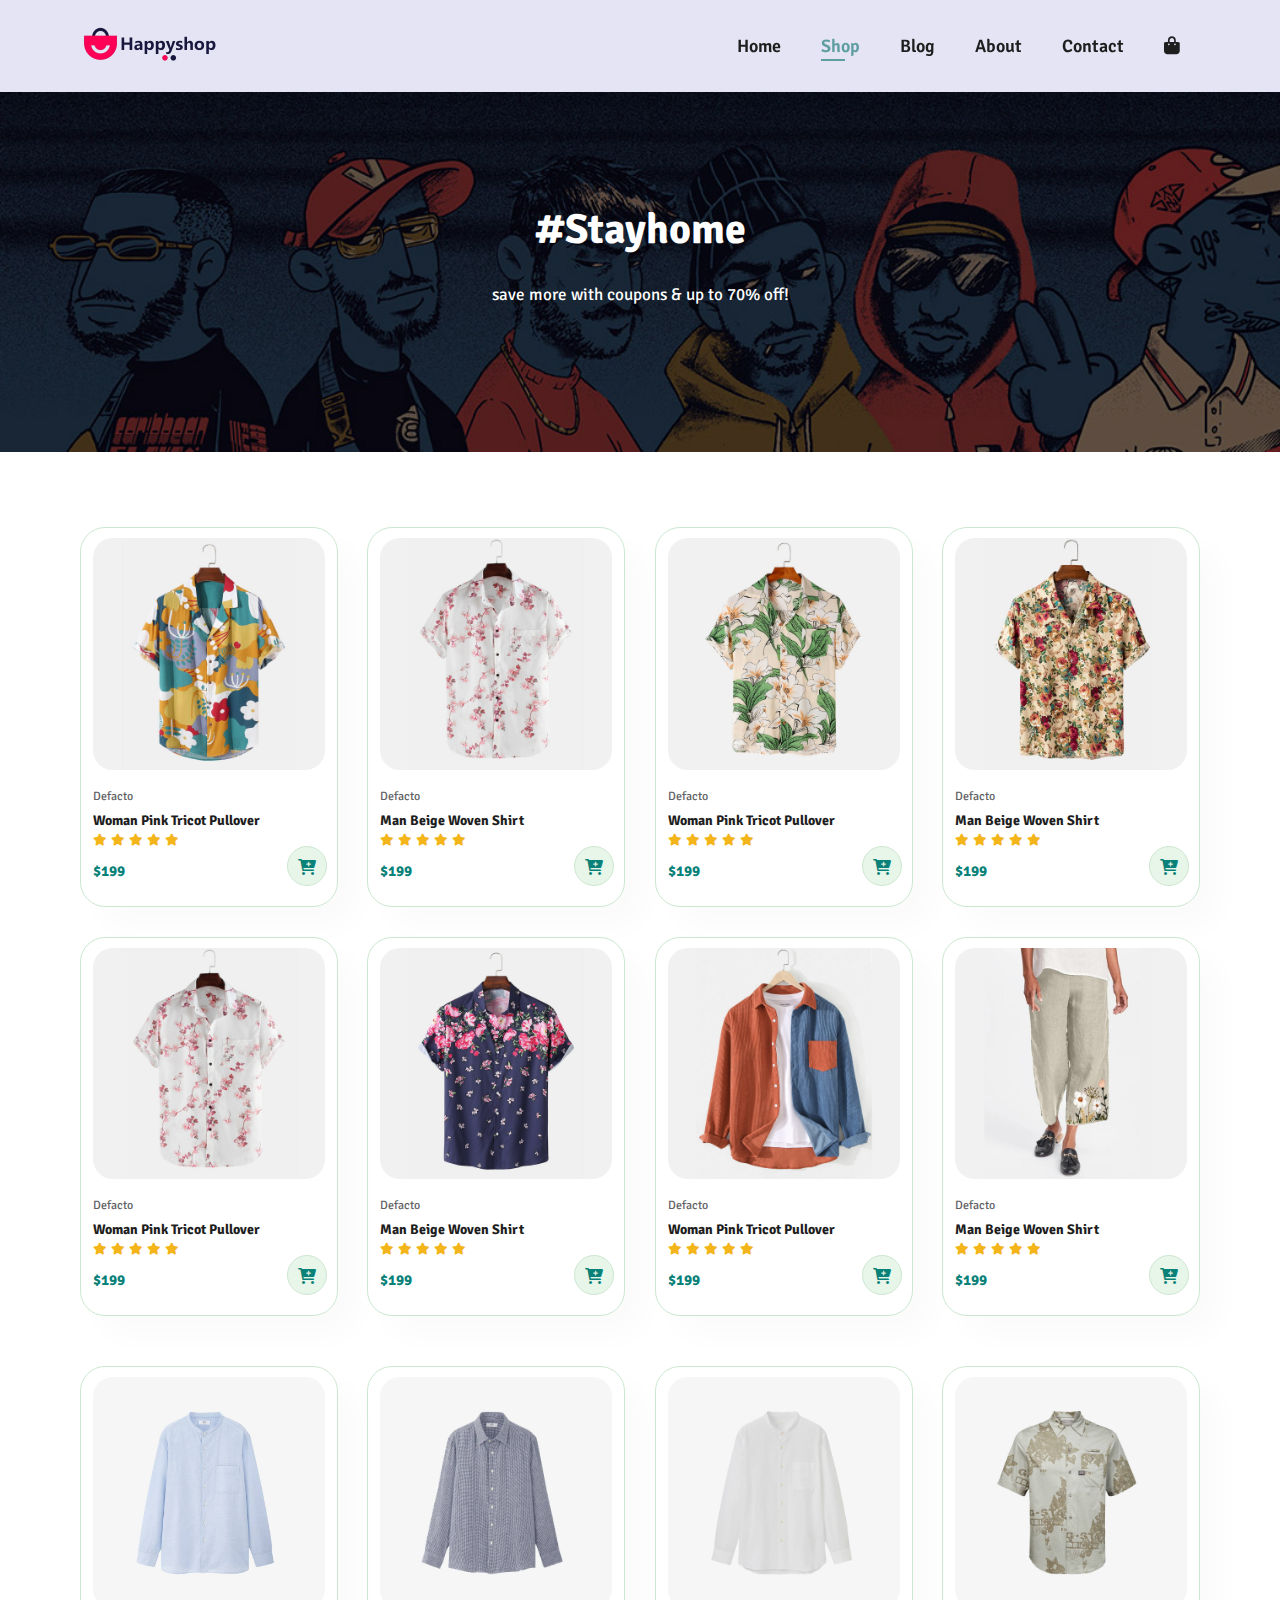
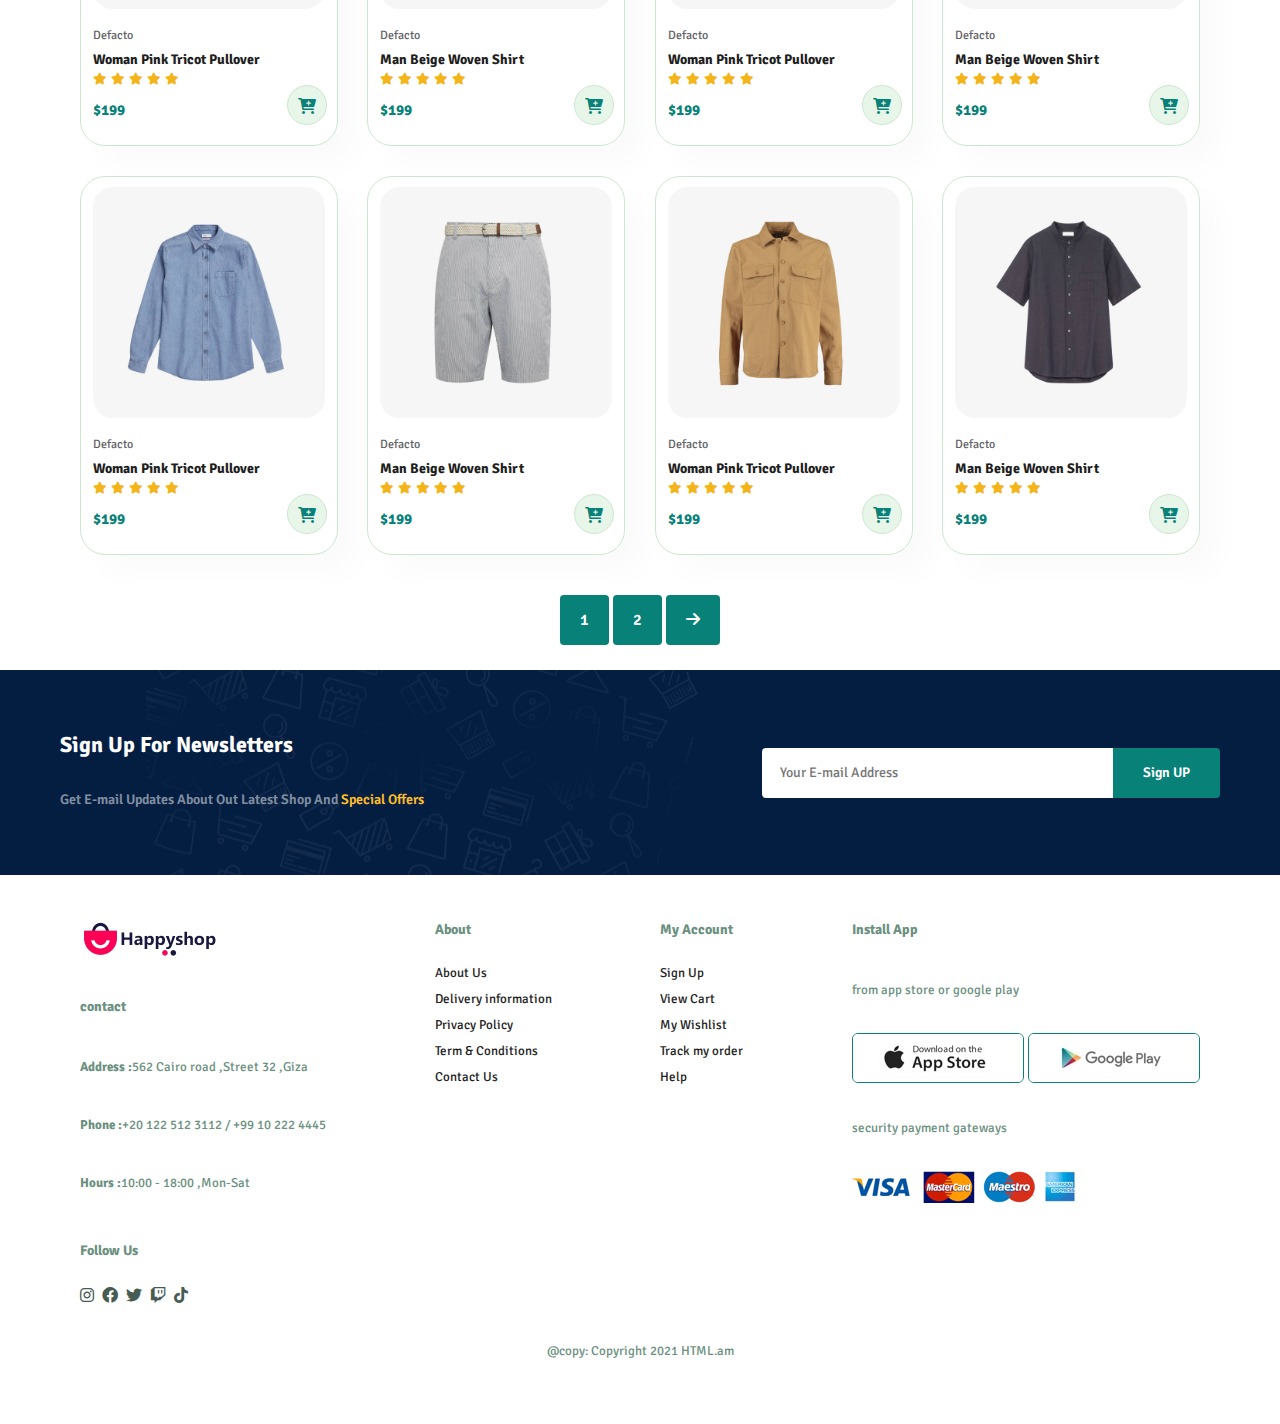
<file: shop.html>
<!DOCTYPE html>
<html lang="en">
<head>
    <title>Ecommerce</title>
    <meta charset="UTF-8">
    <meta http-equiv="X-UA-Compatible" content="IE=edge">
    <meta name="viewport" content="width=device-width, initial-scale=1.0">
    <link rel="stylesheet" href="style/style.css">
    <link rel="stylesheet" href="https://cdnjs.cloudflare.com/ajax/libs/font-awesome/6.0.0/css/all.min.css" integrity="sha512-9usAa10IRO0HhonpyAIVpjrylPvoDwiPUiKdWk5t3PyolY1cOd4DSE0Ga+ri4AuTroPR5aQvXU9xC6qOPnzFeg==" crossorigin="anonymous" referrerpolicy="no-referrer" />
    <link rel="stylesheet" href="style/swiper-bundle.min.css">
    <style>
        .shop-btn{
            background-image: url('img/button.png');
            background-color: transparent;
            color: #088178;
            border: 0;
            padding: 14px 88px 14px 65px;
            background-repeat: no-repeat;
            cursor: pointer;
            font-weight: 700;
            font-size: 15px;
            }
            #banner{

             background-image: url("img/banner/b2.jpg");
            }
            #sm-banner .banner-box{

            background-image: url("img/banner/b17.jpg");

            }
            #sm-banner .banner-box-2{
                background-image: url("img/banner/b10.jpg");

            }
            #banner3 .banner-box{

                background-image: url("img/banner/b7.jpg");

            }
            #banner3 .banner-box2{

            background-image: url("img/banner/b4.jpg");

            }
            #banner3 .banner-box3{

            background-image: url("img/banner/b18.jpg");


            }
            #newsletter{
             background-image: url('img/banner/b14.png');
            }
            /* shop-page */
            #page-header{
             background-image: url('img/banner/b1.jpg');
             
            }

    </style>
</head>
<body>

    <section id="header">
        <a href="#"><img src="img/logo.png" class="logo" alt=""></a>
        <div>
            <ul id="navbar">
                <li><a href="index.html">Home</a></li>
                <li><a class="active" href="shop.html">Shop</a></li>
                <li><a href="blog.html">Blog</a></li>
                <li><a href="about.html">About</a></li>
                <li><a href="contact.html">Contact</a></li>
                <li><a href="cart.html"><i class="fa-solid fa-bag-shopping"></i></a></li>
                <a href="#" id="close"> <i class="fa-solid fa-xmark"></i></a>
            </ul>
        </div>
        <div id="mobile">
            <i id="bar" class="fa-solid fa-bars"></i>
            <i class="fa-solid fa-bag-shopping"></i>
        </div>
    </section>

    <section id="page-header">             
            <h2>#Stayhome</h2>
            <p>save more with coupons & up to 70% off!</p>
    </section>


    <section id="product1" class="section-p1">

        <div class="pro-container">
            <div class="pro" onclick="window.location.href='sproduct.html';">
                <img src="img/products/f1.jpg" alt="">
                <div class="des">
                    <span> Defacto</span>
                    <h5> Woman Pink Tricot Pullover</h5>
                    <div class="star">
                        <i class="fas fa-star"></i>
                        <i class="fas fa-star"></i>
                        <i class="fas fa-star"></i>
                        <i class="fas fa-star"></i>
                        <i class="fas fa-star"></i>
                    </div>
                    <h4>$199</h4>
                </div>
                <a href="#"><i class="fa-solid fa-cart-plus cart"></i></a>
            </div>
            <div class="pro" onclick="window.location.href='sproduct.html';">
                <img src="img/products/f4.jpg" alt="">
                <div class="des">
                    <span> Defacto</span>
                    <h5>Man Beige Woven Shirt</h5>
                    <div class="star">
                        <i class="fas fa-star"></i>
                        <i class="fas fa-star"></i>
                        <i class="fas fa-star"></i>
                        <i class="fas fa-star"></i>
                        <i class="fas fa-star"></i>
                    </div>
                    <h4>$199</h4>
                </div>
                <a href="#"><i class="fa-solid fa-cart-plus cart"></i></a>
            </div>
            <div class="pro" onclick="window.location.href='sproduct.html';">
                <img src="img/products/f2.jpg" alt="">
                <div class="des">
                    <span> Defacto</span>
                    <h5> Woman Pink Tricot Pullover</h5>
                    <div class="star">
                        <i class="fas fa-star"></i>
                        <i class="fas fa-star"></i>
                        <i class="fas fa-star"></i>
                        <i class="fas fa-star"></i>
                        <i class="fas fa-star"></i>
                    </div>
                    <h4>$199</h4>
                </div>
                <a href="#"><i class="fa-solid fa-cart-plus cart"></i></a>
            </div>
            <div class="pro" onclick="window.location.href='sproduct.html';">
                <img src="img/products/f3.jpg" alt="">
                <div class="des">
                    <span> Defacto</span>
                    <h5> Man Beige Woven Shirt</h5>
                    <div class="star">
                        <i class="fas fa-star"></i>
                        <i class="fas fa-star"></i>
                        <i class="fas fa-star"></i>
                        <i class="fas fa-star"></i>
                        <i class="fas fa-star"></i>
                    </div>
                    <h4>$199</h4>
                </div>
                <a href="#"><i class="fa-solid fa-cart-plus cart"></i></a>
            </div>
            <div class="pro" onclick="window.location.href='sproduct.html';">
                <img src="img/products/f4.jpg" alt="">
                <div class="des">
                    <span> Defacto</span>
                    <h5> Woman Pink Tricot Pullover</h5>
                    <div class="star">
                        <i class="fas fa-star"></i>
                        <i class="fas fa-star"></i>
                        <i class="fas fa-star"></i>
                        <i class="fas fa-star"></i>
                        <i class="fas fa-star"></i>
                    </div>
                    <h4>$199</h4>
                </div>
                <a href="#"><i class="fa-solid fa-cart-plus cart"></i></a>
            </div>
            <div class="pro" onclick="window.location.href='sproduct.html';">
                <img src="img/products/f5.jpg" alt="">
                <div class="des">
                    <span> Defacto</span>
                    <h5> Man Beige Woven Shirt</h5>
                    <div class="star">
                        <i class="fas fa-star"></i>
                        <i class="fas fa-star"></i>
                        <i class="fas fa-star"></i>
                        <i class="fas fa-star"></i>
                        <i class="fas fa-star"></i>
                    </div>
                    <h4>$199</h4>
                </div>
                <a href="#"><i class="fa-solid fa-cart-plus cart"></i></a>
            </div>
            <div class="pro" onclick="window.location.href='sproduct.html';">
                <img src="img/products/f6.jpg" alt="">
                <div class="des">
                    <span> Defacto</span>
                    <h5> Woman Pink Tricot Pullover</h5>
                    <div class="star">
                        <i class="fas fa-star"></i>
                        <i class="fas fa-star"></i>
                        <i class="fas fa-star"></i>
                        <i class="fas fa-star"></i>
                        <i class="fas fa-star"></i>
                    </div>
                    <h4>$199</h4>
                </div>
                <a href="#"><i class="fa-solid fa-cart-plus cart"></i></a>
            </div>
            <div class="pro" onclick="window.location.href='sproduct.html';">
                <img src="img/products/f7.jpg" alt="">
                <div class="des">
                    <span> Defacto</span>
                    <h5>Man Beige Woven Shirt</h5>
                    <div class="star">
                        <i class="fas fa-star"></i>
                        <i class="fas fa-star"></i>
                        <i class="fas fa-star"></i>
                        <i class="fas fa-star"></i>
                        <i class="fas fa-star"></i>
                    </div>
                    <h4>$199</h4>
                </div>
                <a href="#"><i class="fa-solid fa-cart-plus cart"></i></a>
            </div>
        <div class="pro-container" onclick="window.location.href='sproduct.html';">
            <div class="pro">
                <img src="img/products/n1.jpg" alt="">
                <div class="des">
                    <span> Defacto</span>
                    <h5> Woman Pink Tricot Pullover</h5>
                    <div class="star">
                        <i class="fas fa-star"></i>
                        <i class="fas fa-star"></i>
                        <i class="fas fa-star"></i>
                        <i class="fas fa-star"></i>
                        <i class="fas fa-star"></i>
                    </div>
                    <h4>$199</h4>
                </div>
                <a href="#"><i class="fa-solid fa-cart-plus cart"></i></a>
            </div>
            <div class="pro" onclick="window.location.href='sproduct.html';">
                <img src="img/products/n2.jpg" alt="">
                <div class="des">
                    <span> Defacto</span>
                    <h5>Man Beige Woven Shirt</h5>
                    <div class="star">
                        <i class="fas fa-star"></i>
                        <i class="fas fa-star"></i>
                        <i class="fas fa-star"></i>
                        <i class="fas fa-star"></i>
                        <i class="fas fa-star"></i>
                    </div>
                    <h4>$199</h4>
                </div>
                <a href="#"><i class="fa-solid fa-cart-plus cart"></i></a>
            </div>
            <div class="pro" onclick="window.location.href='sproduct.html';">
                <img src="img/products/n3.jpg" alt="">
                <div class="des">
                    <span> Defacto</span>
                    <h5> Woman Pink Tricot Pullover</h5>
                    <div class="star">
                        <i class="fas fa-star"></i>
                        <i class="fas fa-star"></i>
                        <i class="fas fa-star"></i>
                        <i class="fas fa-star"></i>
                        <i class="fas fa-star"></i>
                    </div>
                    <h4>$199</h4>
                </div>
                <a href="#"><i class="fa-solid fa-cart-plus cart"></i></a>
            </div>
            <div class="pro" onclick="window.location.href='sproduct.html';">
                <img src="img/products/n4.jpg" alt="">
                <div class="des">
                    <span> Defacto</span>
                    <h5> Man Beige Woven Shirt</h5>
                    <div class="star">
                        <i class="fas fa-star"></i>
                        <i class="fas fa-star"></i>
                        <i class="fas fa-star"></i>
                        <i class="fas fa-star"></i>
                        <i class="fas fa-star"></i>
                    </div>
                    <h4>$199</h4>
                </div>
                <a href="#"><i class="fa-solid fa-cart-plus cart"></i></a>
            </div>
            <div class="pro" onclick="window.location.href='sproduct.html';">
                <img src="img/products/n5.jpg" alt="">
                <div class="des">
                    <span> Defacto</span>
                    <h5> Woman Pink Tricot Pullover</h5>
                    <div class="star">
                        <i class="fas fa-star"></i>
                        <i class="fas fa-star"></i>
                        <i class="fas fa-star"></i>
                        <i class="fas fa-star"></i>
                        <i class="fas fa-star"></i>
                    </div>
                    <h4>$199</h4>
                </div>
                <a href="#"><i class="fa-solid fa-cart-plus cart"></i></a>
            </div>
            <div class="pro" onclick="window.location.href='sproduct.html';">
                <img src="img/products/n6.jpg" alt="">
                <div class="des">
                    <span> Defacto</span>
                    <h5> Man Beige Woven Shirt</h5>
                    <div class="star">
                        <i class="fas fa-star"></i>
                        <i class="fas fa-star"></i>
                        <i class="fas fa-star"></i>
                        <i class="fas fa-star"></i>
                        <i class="fas fa-star"></i>
                    </div>
                    <h4>$199</h4>
                </div>
                <a href="#"><i class="fa-solid fa-cart-plus cart"></i></a>
            </div>
            <div class="pro" onclick="window.location.href='sproduct.html';">
                <img src="img/products/n7.jpg" alt="">
                <div class="des">
                    <span> Defacto</span>
                    <h5> Woman Pink Tricot Pullover</h5>
                    <div class="star">
                        <i class="fas fa-star"></i>
                        <i class="fas fa-star"></i>
                        <i class="fas fa-star"></i>
                        <i class="fas fa-star"></i>
                        <i class="fas fa-star"></i>
                    </div>
                    <h4>$199</h4>
                </div>
                <a href="#"><i class="fa-solid fa-cart-plus cart"></i></a>
            </div>
            <div class="pro" onclick="window.location.href='sproduct.html';">
                <img src="img/products/n8.jpg" alt="">
                <div class="des">
                    <span> Defacto</span>
                    <h5>Man Beige Woven Shirt</h5>
                    <div class="star">
                        <i class="fas fa-star"></i>
                        <i class="fas fa-star"></i>
                        <i class="fas fa-star"></i>
                        <i class="fas fa-star"></i>
                        <i class="fas fa-star"></i>
                    </div>
                    <h4>$199</h4>
                </div>
                <a href="#"><i class="fa-solid fa-cart-plus cart"></i></a>
            </div>

        </div>
    </section>

    <section id="pagination" class="section-p1">
        <a href="#">1</a>
        <a href="#">2</a>
        <a href="#"><i class="fa-solid fa-arrow-right"></i></a>

    </section>

    <section id="newsletter" class="section-p1 section-m1">
        <div id="newstext">
            <h4>Sign Up For Newsletters</h4>
            <p>Get E-mail Updates About Out Latest Shop And <span>Special Offers</span></p>
        </div>
        <div class="form">
            <input type="text" placeholder="Your E-mail Address">
            <button class="normal"> Sign UP</button>
        </div>
    </section>

    <footer class="section-p1">
        <div class="col">
            <img class="logo" src="img/logo.png" alt="">
            <h4>contact</h4>
            <p><strong>Address :</strong>562 Cairo road ,Street 32 ,Giza</p>
            <p><strong>Phone :</strong>+20 122 512 3112 / +99 10 222 4445</p>
            <p><strong>Hours :</strong>10:00 - 18:00 ,Mon-Sat </p>
            <div class="follow">
                <h4>Follow Us</h4>
                <div class="icon">
                    <i class="fab fa-instagram"></i>
                    <i class="fab fa-facebook"></i>
                    <i class="fab fa-twitter"></i>
                    <i class="fab fa-twitch"></i>
                    <i class="fab fa-tiktok"></i>
                </div>
            </div>
        </div>
         <div class="col">
            <h4>About </h4>
            <a href="#">About Us</a>
            <a href="#">Delivery information</a>
            <a href="#">Privacy Policy</a>
            <a href="#">Term & Conditions</a>
            <a href="#">Contact Us</a>

        </div>

        <div class="col">
            <h4>My Account</h4>
            <a href="#">Sign Up</a>
            <a href="#">View Cart</a>
            <a href="#">My Wishlist</a>
            <a href="#">Track my order</a>
            <a href="#">Help</a>

        </div>

        <div class="col install">
            <h4>Install App</h4>
            <p>from app store or google play</p>
            <div class="row">
                <img src="img/pay/app.jpg">
                <img src="img/pay/play.jpg">
            </div>
            <p>security payment gateways</p>
            <img src="img/pay/pay.png">

        </div>

        <div class="copyright">
            <p>@copy: Copyright 2021 HTML.am</p>
        </div>
    </footer>




    <script src="js/swiper-bundle.min.js"></script>
    <script src="js/script.js"></script>
</body>
</html>
</file>
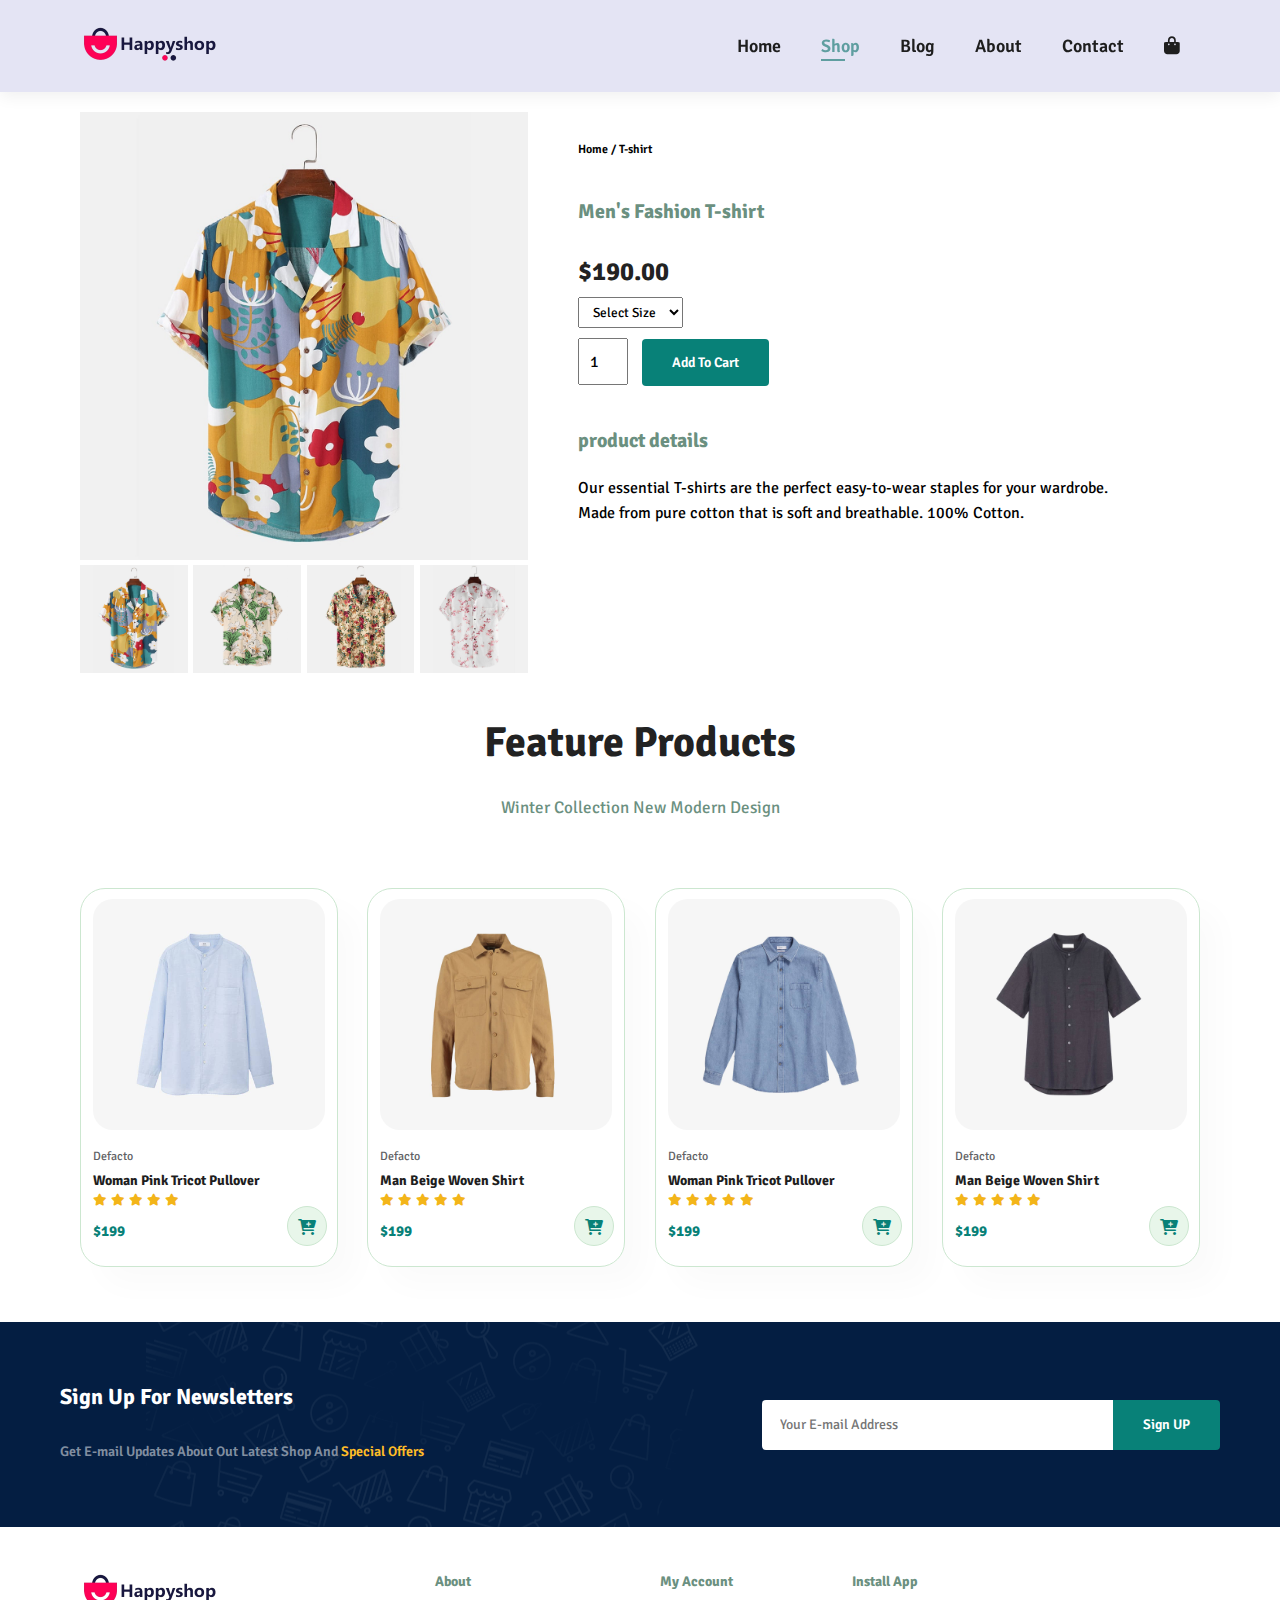
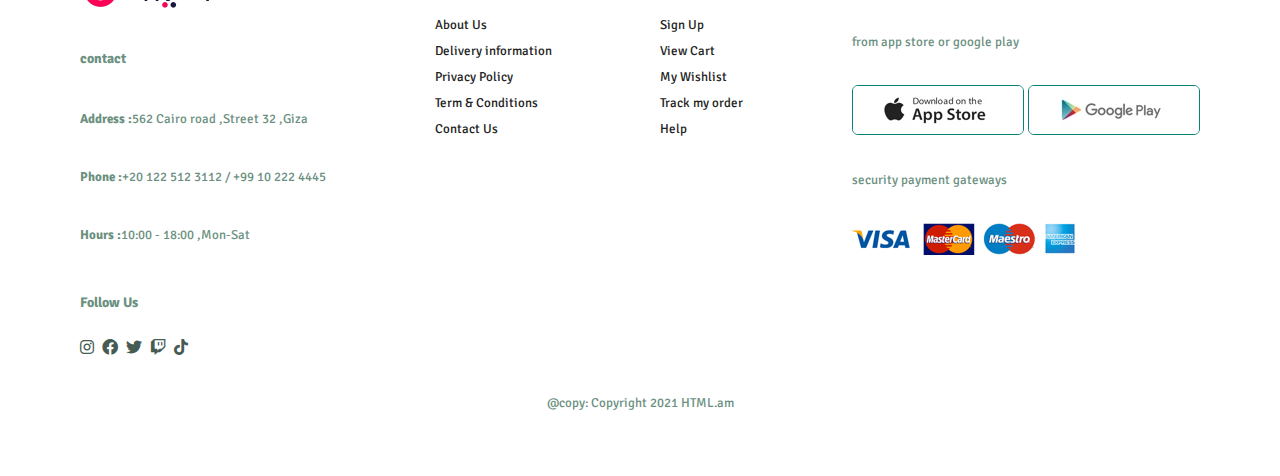
<file: sproduct.html>
<!DOCTYPE html>
<html lang="en">
<head>
    <title>Ecommerce</title>
    <meta charset="UTF-8">
    <meta http-equiv="X-UA-Compatible" content="IE=edge">
    <meta name="viewport" content="width=device-width, initial-scale=1.0">
    <link rel="stylesheet" href="style/style.css">
    <link rel="stylesheet" href="https://cdnjs.cloudflare.com/ajax/libs/font-awesome/6.0.0/css/all.min.css" integrity="sha512-9usAa10IRO0HhonpyAIVpjrylPvoDwiPUiKdWk5t3PyolY1cOd4DSE0Ga+ri4AuTroPR5aQvXU9xC6qOPnzFeg==" crossorigin="anonymous" referrerpolicy="no-referrer" />
    <link rel="stylesheet" href="style/swiper-bundle.min.css">
    <style>
        .shop-btn{
            background-image: url('img/button.png');
            background-color: transparent;
            color: #088178;
            border: 0;
            padding: 14px 88px 14px 65px;
            background-repeat: no-repeat;
            cursor: pointer;
            font-weight: 700;
            font-size: 15px;
            }
            #banner{

             background-image: url("img/banner/b2.jpg");
            }
            #sm-banner .banner-box{

            background-image: url("img/banner/b17.jpg");

            }
            #sm-banner .banner-box-2{
                background-image: url("img/banner/b10.jpg");

            }
            #banner3 .banner-box{

                background-image: url("img/banner/b7.jpg");

            }
            #banner3 .banner-box2{

            background-image: url("img/banner/b4.jpg");

            }
            #banner3 .banner-box3{

            background-image: url("img/banner/b18.jpg");


            }
            #newsletter{
             background-image: url('img/banner/b14.png');
            }
            /* shop-page */
            #page-header{
             background-image: url('img/banner/b1.jpg');
             
            }

    </style>
</head>
<body>

    <section id="header">
        <a href="#"><img src="img/logo.png" class="logo" alt=""></a>
        <div>
            <ul id="navbar">
                <li><a href="index.html">Home</a></li>
                <li><a class="active" href="shop.html">Shop</a></li>
                <li><a href="blog.html">Blog</a></li>
                <li><a href="about.html">About</a></li>
                <li><a href="contact.html">Contact</a></li>
                <li><a href="cart.html"><i class="fa-solid fa-bag-shopping"></i></a></li>
                <a href="#" id="close"> <i class="fa-solid fa-xmark"></i></a>
            </ul>
        </div>
        <div id="mobile">
            <i id="bar" class="fa-solid fa-bars"></i>
            <i class="fa-solid fa-bag-shopping"></i>
        </div>
    </section>


    <section id="prodetails" class="section-p1" >
        <div class="single-pro-image">
            <img src="img/products/f1.jpg" width="100%" id="MainImg" alt="">
            <div class="small-image-group">
                <div class="small-image-col">
                    <img src="img/products/f1.jpg" width="100%" class="small-img" alt="">
                </div>
                <div class="small-image-col">
                    <img src="img/products/f2.jpg" width="100%" class="small-img" alt="">
                </div>
                <div class="small-image-col">
                    <img src="img/products/f3.jpg" width="100%" class="small-img" alt="">
                </div>
                <div class="small-image-col">
                    <img src="img/products/f4.jpg" width="100%" class="small-img" alt="">
                </div>
            </div>
        </div>
        <div class="single-pro-details">
            <h6>Home / T-shirt</h6>
            <h4>Men's Fashion T-shirt</h4>
            <h2>$190.00</h2>
            <select>
                <option>Select Size</option>
                <option>XL</option>
                <option>XXL</option>
                <option>XXXL</option>
                <option>Small</option>
                <option>Large</option>
            </select>
            <input type="number" value="1">
            <button class="normal">Add To Cart</button>
            <h4>product details</h4>
            <span>
                Our essential T-shirts are the perfect easy-to-wear staples for your wardrobe. Made from pure cotton that is soft and breathable.
                100% Cotton.        
            </span>
        </div>
    </section>
    
    
    <section id="product1" class="section-p1">
        <h2>Feature Products</h2>
        <p>Winter Collection New Modern Design</p>
        <div class="pro-container">
            <div class="pro">
                <img src="img/products/n1.jpg" alt="">
                <div class="des">
                    <span> Defacto</span>
                    <h5> Woman Pink Tricot Pullover</h5>
                    <div class="star">
                        <i class="fas fa-star"></i>
                        <i class="fas fa-star"></i>
                        <i class="fas fa-star"></i>
                        <i class="fas fa-star"></i>
                        <i class="fas fa-star"></i>
                    </div>
                    <h4>$199</h4>
                </div>
                <a href="#"><i class="fa-solid fa-cart-plus cart"></i></a>
            </div>
            <div class="pro">
                <img src="img/products/n7.jpg" alt="">
                <div class="des">
                    <span> Defacto</span>
                    <h5>Man Beige Woven Shirt</h5>
                    <div class="star">
                        <i class="fas fa-star"></i>
                        <i class="fas fa-star"></i>
                        <i class="fas fa-star"></i>
                        <i class="fas fa-star"></i>
                        <i class="fas fa-star"></i>
                    </div>
                    <h4>$199</h4>
                </div>
                <a href="#"><i class="fa-solid fa-cart-plus cart"></i></a>
            </div>
            <div class="pro">
                <img src="img/products/n5.jpg" alt="">
                <div class="des">
                    <span> Defacto</span>
                    <h5> Woman Pink Tricot Pullover</h5>
                    <div class="star">
                        <i class="fas fa-star"></i>
                        <i class="fas fa-star"></i>
                        <i class="fas fa-star"></i>
                        <i class="fas fa-star"></i>
                        <i class="fas fa-star"></i>
                    </div>
                    <h4>$199</h4>
                </div>
                <a href="#"><i class="fa-solid fa-cart-plus cart"></i></a>
            </div>
            <div class="pro">
                <img src="img/products/n8.jpg" alt="">
                <div class="des">
                    <span> Defacto</span>
                    <h5> Man Beige Woven Shirt</h5>
                    <div class="star">
                        <i class="fas fa-star"></i>
                        <i class="fas fa-star"></i>
                        <i class="fas fa-star"></i>
                        <i class="fas fa-star"></i>
                        <i class="fas fa-star"></i>
                    </div>
                    <h4>$199</h4>
                </div>
                <a href="#"><i class="fa-solid fa-cart-plus cart"></i></a>
            </div>


        </div>
    </section>

    <section id="newsletter" class="section-p1 section-m1">
        <div id="newstext">
            <h4>Sign Up For Newsletters</h4>
            <p>Get E-mail Updates About Out Latest Shop And <span>Special Offers</span></p>
        </div>
        <div class="form">
            <input type="text" placeholder="Your E-mail Address">
            <button class="normal"> Sign UP</button>
        </div>
    </section>

    <footer class="section-p1">
        <div class="col">
            <img class="logo" src="img/logo.png" alt="">
            <h4>contact</h4>
            <p><strong>Address :</strong>562 Cairo road ,Street 32 ,Giza</p>
            <p><strong>Phone :</strong>+20 122 512 3112 / +99 10 222 4445</p>
            <p><strong>Hours :</strong>10:00 - 18:00 ,Mon-Sat </p>
            <div class="follow">
                <h4>Follow Us</h4>
                <div class="icon">
                    <i class="fab fa-instagram"></i>
                    <i class="fab fa-facebook"></i>
                    <i class="fab fa-twitter"></i>
                    <i class="fab fa-twitch"></i>
                    <i class="fab fa-tiktok"></i>
                </div>
            </div>
        </div>
         <div class="col">
            <h4>About </h4>
            <a href="#">About Us</a>
            <a href="#">Delivery information</a>
            <a href="#">Privacy Policy</a>
            <a href="#">Term & Conditions</a>
            <a href="#">Contact Us</a>

        </div>

        <div class="col">
            <h4>My Account</h4>
            <a href="#">Sign Up</a>
            <a href="#">View Cart</a>
            <a href="#">My Wishlist</a>
            <a href="#">Track my order</a>
            <a href="#">Help</a>

        </div>

        <div class="col install">
            <h4>Install App</h4>
            <p>from app store or google play</p>
            <div class="row">
                <img src="img/pay/app.jpg">
                <img src="img/pay/play.jpg">
            </div>
            <p>security payment gateways</p>
            <img src="img/pay/pay.png">

        </div>

        <div class="copyright">
            <p>@copy: Copyright 2021 HTML.am</p>
        </div>
    </footer>


    <script>
        let MainImg = document.getElementById('MainImg');
        let smallImg =document.getElementsByClassName('small-img');
        smallImg[0].onclick = function(){
            MainImg.src = smallImg[0].src;
        }
        smallImg[1].onclick = function(){
            MainImg.src = smallImg[1].src;
        }
        smallImg[2].onclick = function(){
            MainImg.src = smallImg[2].src;
        }
        smallImg[3].onclick = function(){
            MainImg.src = smallImg[3].src;
        }
        // if(smallImg){
        //     smallImg[0].addEventListener('click',()=>{
        //         MainImg.src = smallImg[0].src;
        //     })
        // }

    </script>
    
    <script src="js/swiper-bundle.min.js"></script>
    <script src="js/script.js"></script>
</body>
</html>
</file>
<file: style/style.css>
@import url('https://fonts.googleapis.com/css2?family=Cookie&family=Lobster+Two:wght@400;700&family=Lora:wght@400;500;700&family=Signika:wght@300;400;500;600;700&display=swap');*{
    box-sizing: border-box;
    margin: 0;
    padding: 0;
    font-family: 'Cookie', cursive;
    font-family: 'Lobster Two', cursive;
    font-family: 'Lora', serif;
    font-family: 'Signika', sans-serif;
}
/* * {
    font-family: 'Josefin Sans', sans-serif !important;   
  } */
h1{
    font-size: 50px;
    line-height: 50px;
    color: #222;
}
h2{
    font-size: 42px;
    line-height: 50px;
    color: #222;
}
h4{
    font-size: 20px;
    color: #6b9080;
    line-height: 30px;

}
h6{
    font-weight: 600;
    font-size: 12px;
}
p{
    font-size: 17px;
    margin: 15px 0 20px 0;
    color: #6b9080;
    line-height: 50px;

}
.section-p1{
    margin: 40px 80px;
}
.section-m1{
    margin: 40px 0;
}
button.normal{
    font-size: 14px;
    font-weight: 600;
    padding: 15px 30px;
    color: #000;
    background-color: #fff;
    border-radius: 4px;
    cursor: pointer;
    border: none;
    outline: none;
    transition: 0.2s;

}
button.white{
    font-size: 13px;
    font-weight: 600;
    padding: 11px 18px;
    color: #fff;
    background-color: transparent;
    cursor: pointer;
    border: 1px solid white;
    outline: none;
    transition: 0.2s;

}
body{
    width: 100%;
}
#header{
    display: flex;
    align-items: center;
    justify-content: space-between;
    padding: 20px 80px;
    background: #E4E4F4; 
    box-shadow: 0 5px 15px rgba(0, 0, 0,0.06);
    position: sticky;
    z-index: 3;
    top:0;
    left: 0;
}
#navbar{
    display: flex;
    align-items: center;
    justify-content: center;
}

#navbar li{
    padding: 0 20px;
    list-style: none;
    position: relative;
}
#navbar li a{
    text-decoration: none;
    font-size: 18px;
    font-weight: 600;
    color: #1e1e1e;
    transition: 0.3s ease;
    
}
#navbar li a:hover,
#navbar li a.active{
    color: cadetblue;

}
#navbar li a.active::after,
#navbar li a:hover::after{
    content: "";
    width: 30%;
    height: 2px;
    background:cadetblue ;
    position: absolute;
    bottom: -4px;
    left: 20px;
}
.slider{
    /* height: 100vh; */
    width: 100%;
    background-color: #E4E4F4;
    height: auto;


}
.wrapper,.slide{
    width: 100%;
    height: 100%;
    
}
.slide .image{
    position: relative;
    width: 100%;
    height: auto;
    object-fit: cover;

}
.slide{
    position: relative;
}
.slide .image-data{
    position: absolute;
    top: 27%;
    left: 10%;
    transform: translate(0%,0%);
} 

.nav-btn::before,
.nav-btn::after{
    font-size: 25px;
    color: #6b9080;
}
/* .swiper-slide{
    background-image: url("img/hero4.png");
    height: 90vh;
    width: 100%;
    background-size: cover;
    background-position: top 25% right 0;
} */
/* .shop-btn{
    background-image: url('img/button.png');
    background-color: transparent;
    color: #088178;
    border: 0;
    padding: 14px 88px 14px 65px;
    background-repeat: no-repeat;
    cursor: pointer;
    font-weight: 700;
    font-size: 15px;
} */

#mobile{
    display: none;
    align-items: center;
}
#close{
    display: none;
}

#feature {
    display: flex;
    align-items: center;
    justify-content: space-between;
    flex-wrap: wrap;
}
#feature .fe-box{
    width: 180px;
    text-align: center;
    padding: 25px 15px;
    box-shadow: 20px 20px 34px rgba(0, 0, 0, 0.03);
    border: 1px solid #cce7d0;
    border-radius: 4px;
    margin: 15px 0;
    
}
#feature .fe-box:hover{
    box-shadow: 10px 10px 54px rgba(70, 62, 221, 0.1);

}
#feature .fe-box h6{
    display: inline-block;
    padding: 9px 8px 6px 8px;
    line-height: 1;
    border-radius: 4px;
    color: #088178;
    background-color: #fddde4;


}
#feature .fe-box:nth-child(2) h6{
    background-color: #d0f4de;
}
#feature .fe-box:nth-child(3) h6{
    background-color: #fcf6bd;
}
#feature .fe-box:nth-child(4) h6{
    background-color: #e4c1f9;
}
#feature .fe-box:nth-child(5) h6{
    background-color: #a9def9;
}
#feature .fe-box:nth-child(6) h6{
    background-color: #ff99c8;
}
#feature .fe-box img{
    width: 100%;
    margin-bottom: 10px;
}
#product1{
    text-align: center;
}
#product1 .pro{
    width: 23%;
    min-width: 250px;
    padding: 10px 12px;
    border: 1px solid #cce7d0;
    border-radius: 25px;
    cursor: pointer;
    box-shadow: 20px 20px 30px rgba(0, 0, 0, 0.02);
    margin: 15px 0;
    transition: 0.2s ease;
    position: relative;
}
#product1 .pro:hover{
    box-shadow: 20px 20px 30px rgba(0, 0, 0, 0.06);

}
#product1 .pro .des{
    text-align: start;
    padding: 10px 0;
}
#product1 .pro .des span{
    color: #606063;
    font-size: 12px;
}
#product1 .pro .des h5{
    padding-top: 7px;
    color: #1e1e1e;
    font-size: 14px;
}
#product1 .pro .des i{
    font-size: 12px;
    color: rgb(243, 181, 25);
}
#product1 .pro .des h4{
    padding-top: 7px;
    font-size: 15px;
    font-weight: 700;
    color: #088178;
}
#product1 .pro .cart{
    width: 40px;
    height: 40px;
    line-height: 40px;
    border-radius: 50px;
    background-color: #e8f6ea;
    /* font-weight: 500; */
    color: #088178;
    border: 1px solid #cce7d0;
    position: absolute;
    bottom: 20px;
    right: 10px;
}
#product1 .pro img{
    width: 100%;
    border-radius: 20px;
}
#product1 .pro-container{
    display: flex;
    justify-content: space-between;
    padding-top: 20px;
    flex-wrap: wrap;
}
#banner{
    display: flex;
    flex-direction: column;
    justify-content: center;
    align-items: center;
    text-align: center;
    background-image: url("img/banner/b2.jpg");
    width: 100%;
    height: 40vh;
    background-size: center;
    background-position: center;
}
#banner h4{
    color: #fff;
    font-size: 16px;
}
#banner h2{
    color: #fff;
    font-size: 30px;
    padding: 10px 0;
}
#banner h2 span{
    color: #ef3636;


}
#banner button:hover{
    background: #088178;
    color: #fff;


}

#sm-banner .banner-box{
    display: flex;
    flex-direction: column;
    justify-content: center;
    align-items: flex-start;
    padding-left: 20px;
    background-image: url("img/banner/b17.jpg");
    min-width: 580px;
    height: 50vh;
    background-size: cover;
    background-position: center;
}
#sm-banner{
    display: flex;
    justify-content: space-between;
    flex-wrap: wrap;
}
#sm-banner h4{
    color: #fff;
    font-size: 20px;
    font-weight: 300;
}
#sm-banner h2{
    color: #fff;
    font-size: 28px;
    font-weight: 800;
}
#sm-banner span{
    color: #fff;
    font-size: 14px;
    font-weight: 500;
    padding-bottom: 15px;
}
#sm-banner .banner-box:hover button{
    background: #088178;
    border: 1ps solid #088178;

}
#banner3 {
    display: flex;
    justify-content: space-between;
    flex-wrap: wrap;
    padding: 0 80px;
}
#banner3 .banner-box{
    display: flex;
    flex-direction: column;
    justify-content: center;
    align-items: flex-start;
    padding:30PX;
    background-image: url("img/banner/b7.jpg");
    min-width: 30%;
    height: 30vh;
    background-size: cover;
    background-position: center;
    margin-bottom: 20px;
}

#banner3 h2{
    color: #fff;
    font-weight: 900;
    font-size: 22px;

}
#banner3 h3{
    color: #ec544e;
    font-weight: 800;
    font-size: 15px;
}

#newsletter{
    display: flex;
    justify-content: space-between;
    flex-wrap: wrap;
    align-items: center;
    background-image: url('img/banner/b14.png');
    background-repeat: no-repeat;
    background-position: 20% 30%;
    background-color:#041e42 ;
    padding: 30px;

}
#newstext{
    padding-left: 30px;
}
#newsletter .form{
    padding-right: 30px;

}
#newsletter h4{
    font-size: 22px;
    font-weight: 700;
    color: #fff;
    padding-top:30px;

}
#newsletter p{
    font-size: 14px;
    font-weight: 600;
    color: #818ea0;
    
}
#newsletter p span{

    color: #ffbd27;
    
}
#newsletter input{
    height: 3.125rem;
    font-size: 14px;
    padding: 0 1.25em;
    width: 100%;
    border: 0px solid transparent;
    border-radius: 4px;
    outline: none;
    border-top-right-radius: 0;
    border-bottom-right-radius: 0;

}
#newsletter .form {
    display: flex;
    width: 40%;
}
#newsletter button{
    background-color: #088178;
    color: #fff;
    white-space: nowrap;
    border-top-left-radius: 0;
    border-bottom-left-radius: 0;
}
footer {
    display: flex;
    justify-content: space-between;
    flex-wrap: wrap;
}
footer .col{
    display: flex;
    flex-direction: column;
    align-items: flex-start;
    margin-bottom: 20px;

}
footer .logo{
    margin-bottom: 30px;

}
footer h4{
    font-size: 14px;
    padding-bottom: 20px;
}
footer p{
    font-size: 13px;
    margin: 0 0 8px 0;
}
footer a{
    font-size: 13px;
    text-decoration: none;
    color:#222;
    margin-bottom: 10px;
}
footer .follow {
    margin-top: 20px;

}
footer .follow i{
    color: #465b52;
    padding-right: 4px;
    cursor: pointer;    
}

footer .install .row img{
    border: 1px solid #088178;
    border-radius: 6px;


}
footer .install img{
    margin: 10px 0 15px 0 ;

}
footer .follow i:hover,
footer a:hover{
    color: #088178;
   
}
footer .copyright{
    width: 100%;
    text-align: center;
}
/* Shop page */

#page-header{
    background-image: url('img/banner/b1.jpg');
    width: 100%;
    height: 40vh;
    background-size: cover;
    display: flex;
    justify-content: center;
    text-align: center;
    flex-direction: column;
    padding: 14px;

}
#page-header h2,
#page-header p{
    color: #fff;
}

#pagination{
    text-align: center;

}
#pagination a{
    text-decoration: none;
    background-color: #088178;
    padding: 15px 20px;
    border-radius: 4px;
    color: #fff;
    font-weight: 600;
}
#pagination a i{
    font-size: 16px;
    font-weight: 600;

}

/* single-product */

#prodetails{
    display: flex;
    margin-top: 20px;
}
#prodetails .single-pro-image{
    width: 40%;
    margin-right: 50px;
}
.small-image-group{
    display: flex;
    justify-content: space-between;
}
.small-image-col{
    flex-basis: 24%;
    cursor: pointer;
}

#prodetails .single-pro-details{
    width: 50%;
    padding-top:  30px;
}

#prodetails .single-pro-details h4{
    padding: 40px 0 20px 0;
}
#prodetails .single-pro-details h2{
    font-size: 26px;

}
#prodetails .single-pro-details select{
    display: block;
    padding: 5px 10px;
    margin-bottom: 10px;
}
#prodetails .single-pro-details input{
    width: 50px;
    height: 47px;
    padding-left: 10px;
    font-size: 16px;
    margin-right: 10px;
}
#prodetails .single-pro-details button{
    background-color: #088178;
    color: #fff;

}
#prodetails .single-pro-details input:focus{
    outline: none;
}
#prodetails .single-pro-details span{
    line-height: 25px;
    
}




/* blog-page */

#blog{
    padding: 150px 150px 0 150px;
}
#blog .blog-box{
    display: flex;
    align-items: center;
    width: 100%;
    position: relative;
    padding-bottom: 90px;
}
#blog .blog-image{
    width: 50%;
    margin-right: 40px;
}

#blog img{
    width: 100%;
    height: 300px;
    object-fit: cover;
}
#blog .blog-details{
    width: 50%;

}
#blog .blog-details a{
    text-decoration: none;
    font-size: 11px;
    color: #000;
    font-weight: 700;
    position: relative;
    transition: 0.3s;

}
#blog .blog-details p{
    line-height: 20px;
}
#blog .blog-details h4{
    color: #1e1e1e;
}
#blog .blog-details a::after{
    content: "";
    width: 50px;
    height: 1px;
    background-color: #000;
    position: absolute;
    top: 5px;
    right: -60px;

}
#blog .blog-details a:hover{
    color: #088178;
}
#blog .blog-details a:hover::after{
    background-color: #088178;
}
#blog .blog-box h1{
    position:absolute;
    top: -40px;
    left: 0;
    font-size: 70px;
    font-weight: 700;
    color: #c9cbce;
    z-index: -9;
}

/* about-page */
#about-head{
    display: flex;
    align-items: center;

}
#about-head div{
    padding-left: 40px;
}
#about-head img{
    width: 50%;
    height: auto;

}
#about-app{
    text-align: center;
}
#about-app .video{
    width: 70%;
    height: 100%;
    margin: 30px auto 0 auto;
}
#about-app .video video{
    width: 100%;
    height: 100%;
    border-radius: 20px;
    }

/* contact page */

#contact-details{
    display: flex;
    align-items: center;
    justify-content: space-between;
}
#contact-details .details{
    width: 40%;

}
#contact-details .details span,
#form-details form span{
    font-size: 12px;
}
#contact-details .details h2,
#form-details form h2{
    font-size: 26px;
    line-height: 35px;
    padding: 20px 0;
}
#contact-details .details h3{
    font-size: 16px;
    padding-bottom: 15px;
}
#contact-details .details li{
    list-style: none;
    display: flex;
    align-items: center;
    padding: 0px 0;
}
#contact-details .details li i{
    font-size: 14px;
    padding-right: 22px;

}
#contact-details .details li p{
    font-size: 14px;
    margin: 0;
    
}
#contact-details .map {
    width: 55%;
    height: 400px;
}
#contact-details .map iframe{
    width: 100%;
    height: 100%;
}
#form-details{
    display: flex;
    justify-content: space-between;
    margin: 30px;
    padding: 80px;
    border: 1px solid #e1e1e1;
}
#form-details form{
    width: 65%;
    display: flex;
    flex-direction: column;
    align-items: flex-start;

}
#form-details form input,
#form-details form textarea{
    width: 100%;
    padding: 12px 15px;
    outline: none;
    margin-bottom: 20px;
    border: 1px solid #e1e1e1;
}
#form-details form button{
    background-color: #088178;
    color: #fff;
}

#form-details .people div{
    padding-bottom: 25px;
    display: flex;
    align-items: flex-start;

}
#form-details .people div img{
    width: 65px;
    height: 65px;
    object-fit: cover;
    margin-right: 15px;
    
}
#form-details .people p{
    line-height: 25px;
    margin: 0;
    font-size: 13px;

    
}
#form-details .people span{
    display: block;
    font-size: 16px;
    font-weight: 600;
    color: #000;
}


/* cart page */
#cart{
    overflow-x: auto;
}
#cart table{
    width: 100%;
    border-collapse: collapse;
    table-layout: fixed;
    white-space: nowrap;
}
#cart table img{
    width: 70px;
}

#cart table td:nth-child(1){
    width: 100px;
    text-align: center;
}
#cart table td:nth-child(2){
    width: 150px;
    text-align: center;
}
#cart table td:nth-child(3){
    width: 250px;
    text-align: center;
}
#cart table td:nth-child(4),
#cart table td:nth-child(5),
#cart table td:nth-child(6){
    width: 150px;
    text-align: center;
}

#cart table td:nth-child(5) input{
    width: 70px;
    padding: 10px 5px 10px 15px;
}
#cart table thead{
    border :1px solid #e2e9e1;
    border-left: none;
    border-right: none;
}

#cart table thead td{
    font-weight: 700;
    text-transform: uppercase;
    font-size: 13px;
    padding: 18px 0;

}
#cart table tbody tr td{
    padding-top: 15px;
}
#cart table tbody tr td a i{
    color: #000;
    width: 1.25em;
}
#cart table tbody td{
    font-size: 13px;
}

#cart-add{
    display: flex;
    flex-wrap: wrap;
    justify-content: space-between;
}

#coupon{
    width: 50%;
    margin-bottom: 30px;

}
#coupon h3,
#subtotal h3{
    padding-bottom: 15px;

}
#coupon input{
    padding: 10px 20px;
    outline:none;
    width: 60%;
    margin-right: 10px;
    border: 1px solid #e1e9e1;
}

#coupon button,
#subtotal button{
    background-color: #088178;
    color: #fff;
    padding: 12px 20px;
}

#subtotal{
    width: 50%;
    margin-bottom: 30px;
    border: 1px solid #e1e9e1;
    padding: 30px;
}
#subtotal table{
    border-collapse: collapse;
    width: 100%;
    margin-bottom: 20px;
}
#subtotal table td{
    width: 50%;
    border: 1px solid #e1e9e1;
    padding: 10px;
    font-size: 13px;
}





/* responsive start here */

@media (max-width:768px) {
    .nav-btn{
        visibility: hidden;
    }
    .slide .image-data{
        position: absolute;
        top: 10%;
        left: 5%;
        
    } 
    h1{
        font-size: 30px;
        line-height: 20px;
        color: #222;
    }
    h2{
        font-size: 25px;
        line-height: 35px;
        color: #222;
    }
    h4{
        font-size: 10;
        color: #6b9080;
        line-height: 20px;
    
    }

    p{
        font-size: 10px;
        margin: 15px 0 20px 0;
        color: #6b9080;
        line-height: 20px;
    

    }

 
}
@media (max-width:799px) {
    .section-p1{
        margin: 40px 40px;
    }
    #navbar{
        display: flex;
        align-items: flex-start;
        flex-direction: column;
        justify-content: flex-start;
        position: fixed;
        top: 0;
        right: -300px;
        height: 100vh;
        width: 300px;
        background-color: #E4E4F4;
        box-shadow: 0 40px 60px rgba(0, 0, 0, 0.1) ;
        padding: 80px 0 0 10px;
        transition: 0.3s;
        
    }
    #navbar.active{
        right: 0px;
    }

    
    
    #navbar li{
        margin-bottom: 25px;
    }
    #mobile{
        display: flex;
        align-items: center;
    }
    #mobile i{
        color: #1e1e1e;
        font-size: 20px;
        padding-left: 20px;
    }
    .slider{
        height: auto;
    }
    #close{
        display: flex;
        position: absolute;
        top: 30px;
        left: 30px;
        color: #222;
        font-size: 24px;
    }
    #feature{
        justify-content: center;
    }
    #feature .fe-box{
        width: 155px;
        margin: 0 0 15px 0;
    }
    #product1 .pro-container{
        justify-content: center;

    }
    #product1 .pro{
        margin: 15px;
        width: 100%;
    }
    #banner {
        height: 40vh;
    }
    #sm-banner .banner-box {
        min-width: 100%;
        height: 40vh;
        margin-bottom: 10px;
    }
    #sm-banner .banner-box2 {
        margin-top: 20px;
    }
    #banner3 {

        padding: 0 20px;
    }
    #banner3 .banner-box {
        width: 100%;
    }
    #newsletter .form{
        width: 100%;
    }
    #newsletter{
        padding: 40px 20px ;
    }
    footer .copyright{
        text-align: start;
    }
    /* singile product page */

    #prodetails{
        display: flex;
        flex-direction: column;
    }

    #prodetails .single-pro-image{
    width: 100%;
    margin-right: 0px;
        
    }
#prodetails .single-pro-details{
    width: 100%;

    }


    /* blog-page */


    #blog {
        padding: 100px 20px 0 20px;
    }
    #blog .blog-box {
        display: flex;
        flex-direction: column;
        align-items: flex-start;

    }
    #blog .blog-image {
        width: 100%;
        margin-right: 0px;
        margin-bottom: 30px;
    }
    #blog .blog-details {
        width: 100%;
    }

    /* about-page */

    #about-head {
        display: flex;
        flex-direction: column;
        align-items: flex-start;
    }
    #about-head img {
        width: 100%;
        margin-bottom: 20px;
    }
    #about-head div {
        padding-left: 0px;
    }
    #about-app .video {
        width: 100%;

    }
    #contact-details {
        flex-direction: column;

    }
    #contact-details .details {
        width: 100%;
        margin-bottom: 30px;
    }
    #contact-details .map {
        width: 100%;
    }
    


}
@media (max-width:477px){
    #feature .fe-box {
        width: 40%;
        margin: 0 10px 10px 10px;
        height: 150px;
        
    }
    #contact-details {
        flex-direction: column;

    }
    #contact-details .details {
        width: 100%;
        margin-bottom: 30px;
    }
    #contact-details .map {
        width: 100%;
        
    }
    #form-details {
        flex-wrap: wrap;
        margin: 10px;
        padding: 30px 10px;
    }
   
    #form-details form {
        width: 100%;
        margin-bottom: 30px;
    }
    /* cart page */
    #cart-add{
        flex-direction: column;
    }
    #coupon {
        width: 100%;
    }
    #subtotal {
        width: 100%;
        padding: 20px;
    }
    /* #form-details .people div {
        width: 100%;
    }
    #form-details .people  {
        width: 100%;
    } */

}
@media (max-width:927px) and (min-width:478px){
    #product1 .pro-container{
        justify-content: center;

    }
    #product1 .pro{
        margin: 15px;
        width: 35%;
    }
        /* contact-page */
        #form-details {
            padding: 40px;
        }
        #form-details form {
            width: 50%;
    
        }
       
}
@media (max-width:1335px) and (min-width:800px){
    #banner3 .banner-box {
        width: 100%;
        justify-content: center;
    }
    #sm-banner .banner-box {
        width: 100%;
        justify-content: center; 
           
    }
}
</file>
